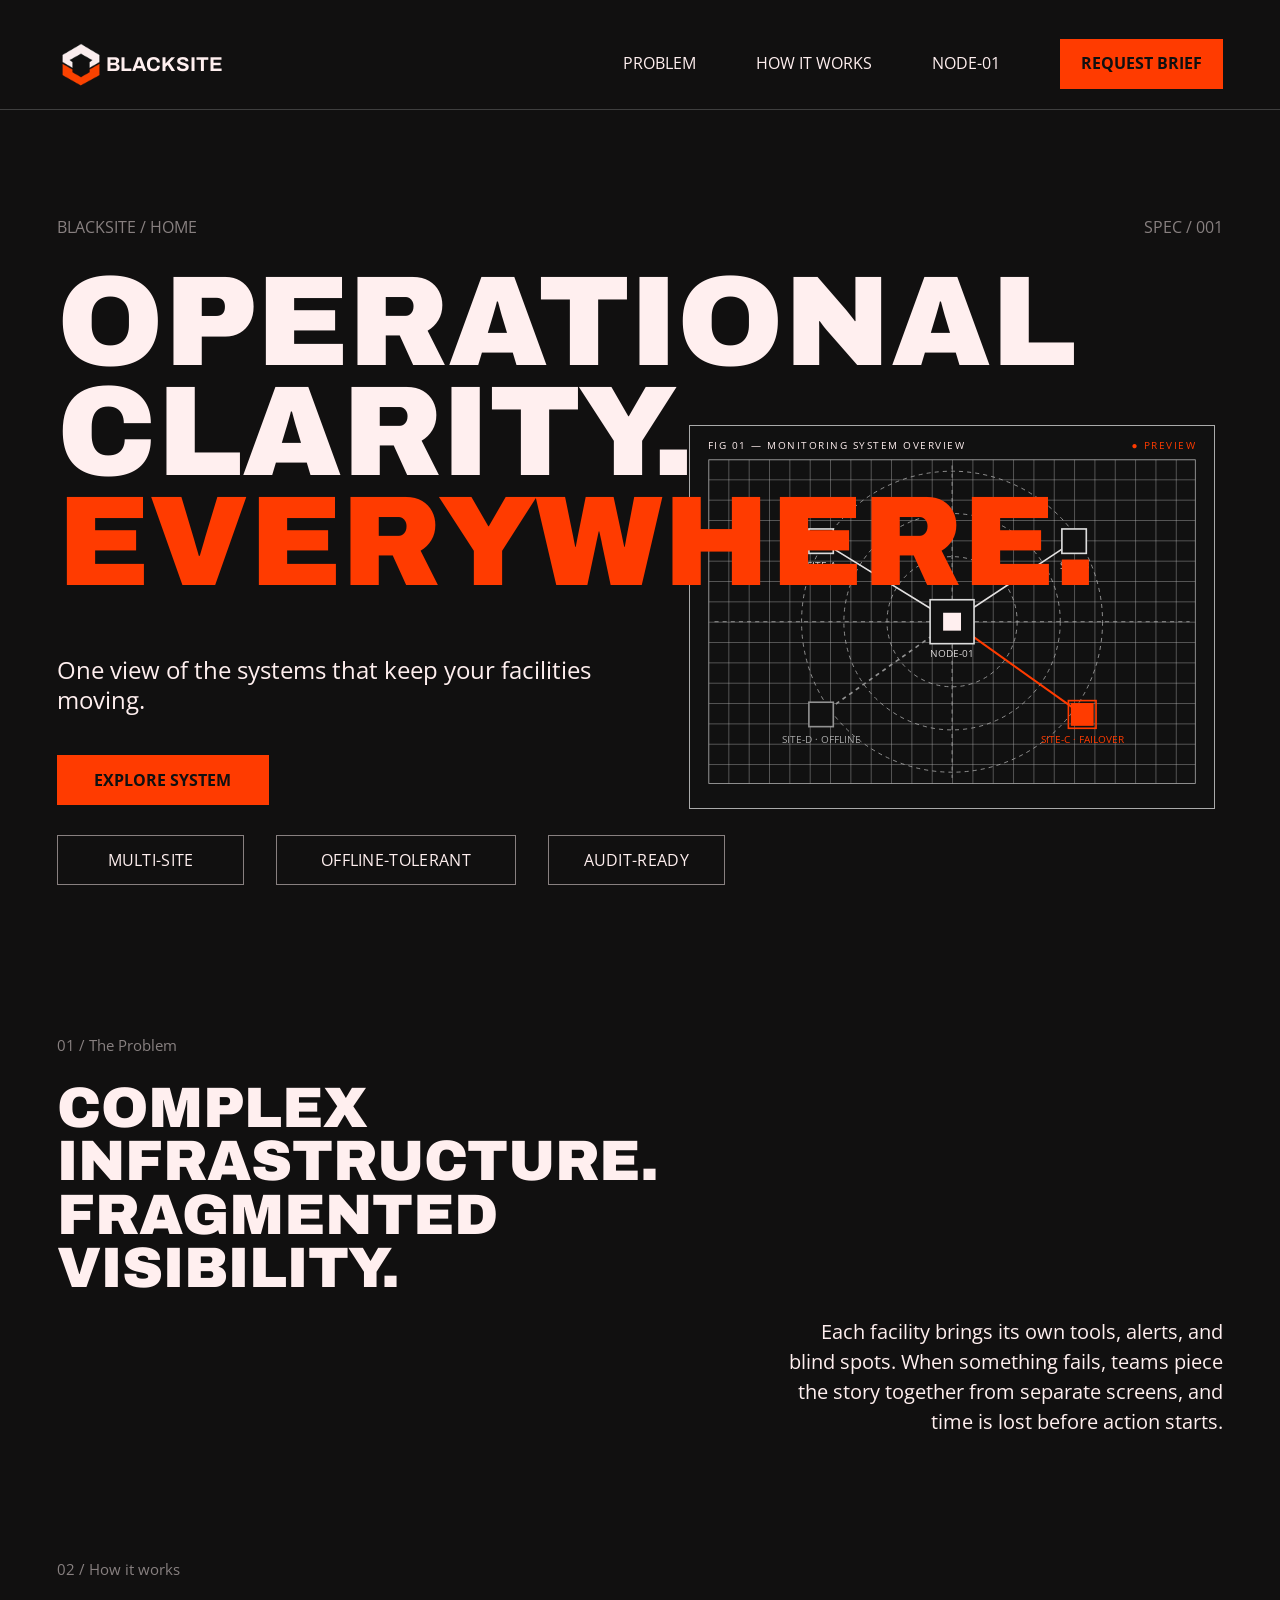
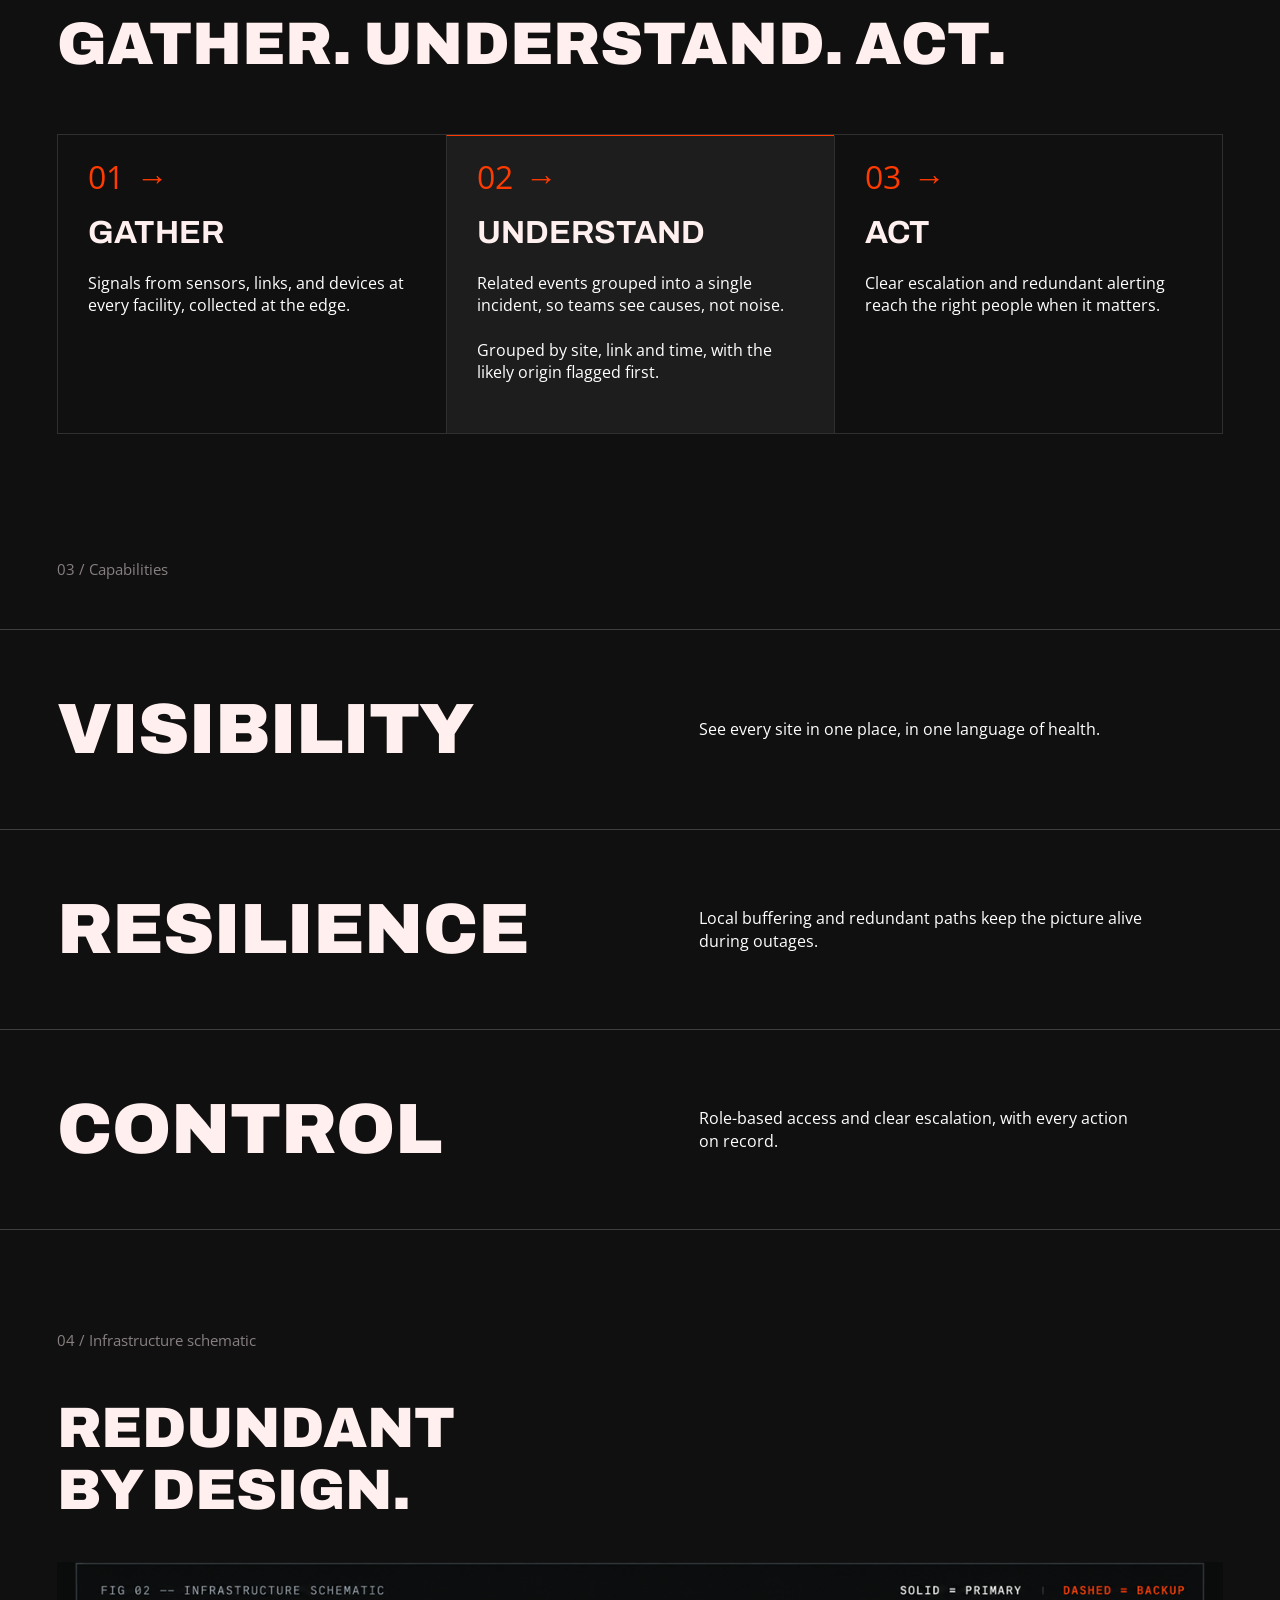
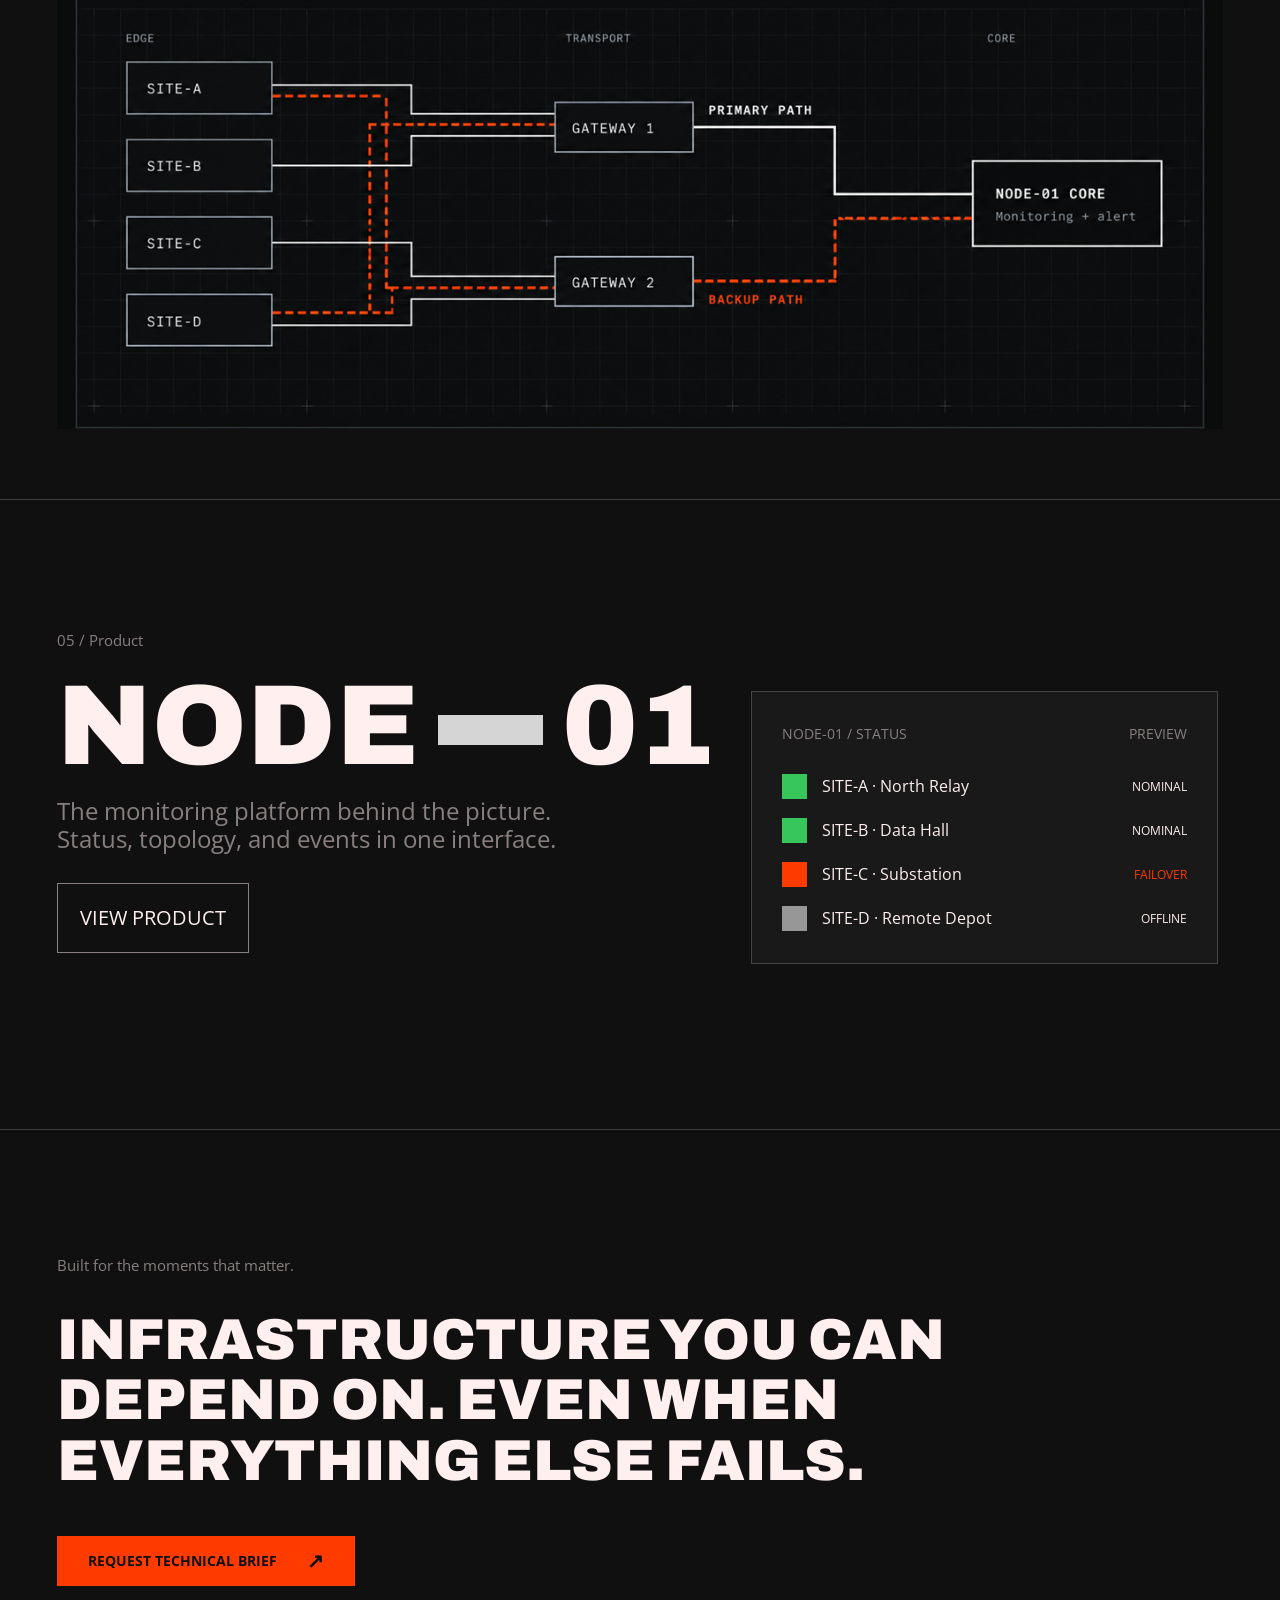
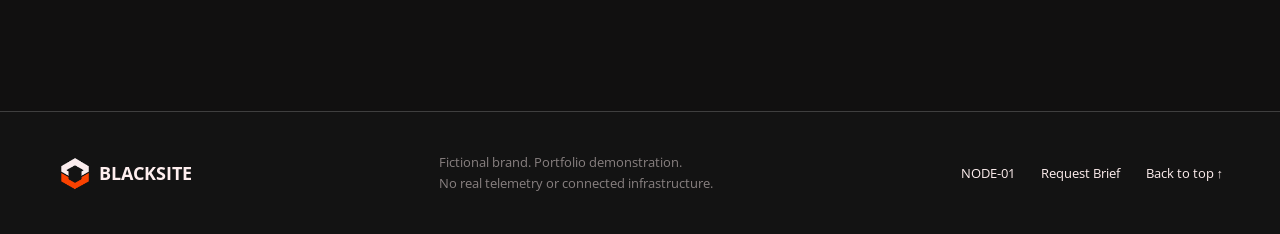
<file: index.html>
<!doctype html>
<html lang="en">
<head>
  <meta charset="utf-8">
  <meta name="viewport" content="width=device-width, initial-scale=1">
  <meta name="theme-color" content="#101010">
  <meta name="description" content="BLACKSITE — operational clarity for distributed infrastructure. Explore NODE-01 in this fictional portfolio demonstration.">
  <title>BLACKSITE — Operational clarity. Everywhere.</title>
  <link rel="preload" href="assets/fonts/archivo-latin.woff2" as="font" type="font/woff2" crossorigin>
  <link rel="preload" href="assets/fonts/open-sans-latin.woff2" as="font" type="font/woff2" crossorigin>
  <link rel="icon" href="assets/logo.png" type="image/png">
  <link rel="stylesheet" href="css/style.css">
  <script src="js/main.js" defer></script>
</head>
<body class="home-page">
  <a class="skip-link" href="#main">Skip to content</a>
  <header class="site-header">
    <div class="container header-inner">
      <a class="brand" href="index.html" aria-label="BLACKSITE home"><img src="assets/logo.png" width="44" height="44" alt=""><span>BLACKSITE</span></a>
      <button class="menu-toggle" type="button" aria-expanded="false" aria-controls="primary-nav"><span>Menu</span><span class="menu-icon" aria-hidden="true"></span></button>
      <nav class="site-nav" id="primary-nav" aria-label="Main navigation">
        <a href="#problem">Problem</a><a href="#how-it-works">How It Works</a><a href="node-01.html">NODE-01</a><a class="button button-small" href="node-01.html#inquiry">Request Brief</a>
      </nav>
    </div>
  </header>
  <main id="main">
    <section class="home-hero container" aria-labelledby="hero-heading">
      <div class="section-meta"><span>BLACKSITE / HOME</span><span>SPEC / 001</span></div>
      <h1 class="hero-title load-reveal" id="hero-heading">OPERATIONAL<br>CLARITY.<br><span>EVERYWHERE.</span></h1>
      <div class="hero-copy load-reveal">
        <p>One view of the systems that keep your facilities moving.</p>
        <a class="button" href="#how-it-works">Explore System</a>
        <ul class="hero-traits" aria-label="System capabilities"><li>Multi-site</li><li>Offline-tolerant</li><li>Audit-ready</li></ul>
      </div>
      <figure class="hero-graphic load-reveal" aria-label="Illustrative monitoring system overview">
        <div class="diagram-caption"><span>FIG 01 — MONITORING SYSTEM OVERVIEW</span><span class="accent">● PREVIEW</span></div>
        <svg class="hero-diagram-desktop" viewBox="0 0 600 400" role="img" aria-labelledby="hero-diagram-title hero-diagram-desc">
          <title id="hero-diagram-title">NODE-01 monitoring four facilities</title>
          <desc id="hero-diagram-desc">Sites A and B are nominal, Site C uses the orange failover route, and Site D is offline. Fictional system illustration.</desc>
          <defs><pattern id="hero-grid" width="25" height="25" patternUnits="userSpaceOnUse"><path d="M 25 0 L 0 0 0 25" fill="none" stroke="#b3b3b3" stroke-width="1"/></pattern></defs>
          <rect x="1" y="1" width="598" height="398" fill="url(#hero-grid)" stroke="#aaa"/>
          <g fill="none" stroke="#aaa" stroke-dasharray="5 5"><circle cx="300" cy="200" r="185"/><circle cx="300" cy="200" r="133"/><circle cx="300" cy="200" r="80"/><path d="M300 8V392M8 200H592"/></g>
          <g fill="none" stroke="#e3e1e1" stroke-width="2"><path d="M300 200 139 101M300 200 450 101"/><path d="M300 200 139 314" stroke="#929292" stroke-dasharray="5 5"/><path d="M300 200 460 314" stroke="#ff3b00" stroke-width="2.5"/></g>
          <g fill="#111" stroke="#ddd" stroke-width="2"><rect x="124" y="86" width="30" height="30"/><rect x="435" y="86" width="30" height="30"/><rect x="124" y="299" width="30" height="30" stroke="#929292"/><rect x="273" y="173" width="54" height="54"/><rect x="447" y="301" width="26" height="26" fill="#ff3b00" stroke="#ff3b00"/></g>
          <rect x="289" y="189" width="22" height="22" fill="#ffefef"/><rect x="443" y="297" width="34" height="34" fill="none" stroke="#ff3b00" stroke-width="2"/>
          <g class="svg-label" text-anchor="middle" fill="#d9d6d6"><text x="139" y="135">SITE-A</text><text x="450" y="135">SITE-B</text><text x="300" y="243">NODE-01</text><text x="139" y="349" fill="#aaa">SITE-D · OFFLINE</text><text x="460" y="349" fill="#ff3b00">SITE-C · FAILOVER</text></g>
        </svg>
        <svg class="hero-diagram-mobile" viewBox="0 0 320 310" role="img" aria-labelledby="hero-mobile-title">
          <title id="hero-mobile-title">NODE-01: Site A and B nominal, Site C failover, Site D offline. Illustrative preview.</title>
          <defs><pattern id="hero-mobile-grid" width="20" height="20" patternUnits="userSpaceOnUse"><path d="M20 0H0V20" fill="none" stroke="#454545" stroke-width=".6"/></pattern></defs>
          <rect x="1" y="1" width="318" height="308" fill="url(#hero-mobile-grid)" stroke="#777"/>
          <g fill="none" stroke="#626262" stroke-dasharray="4 5"><circle cx="160" cy="145" r="100"/><circle cx="160" cy="145" r="65"/></g>
          <g fill="none" stroke="#ddd" stroke-width="1.5"><path d="M160 145 62 55M160 145 258 55"/><path d="M160 145 62 240" stroke="#858585" stroke-dasharray="4 4"/><path d="M160 145 258 240" stroke="#ff3b00" stroke-width="2"/></g>
          <g fill="#111" stroke="#ddd" stroke-width="1.5"><rect x="50" y="43" width="24" height="24"/><rect x="246" y="43" width="24" height="24"/><rect x="50" y="228" width="24" height="24" stroke="#858585"/><rect x="140" y="125" width="40" height="40"/><rect x="246" y="228" width="24" height="24" fill="#ff3b00" stroke="#ff3b00"/></g>
          <rect x="152" y="137" width="16" height="16" fill="#ffefef"/>
          <g fill="#ddd" text-anchor="middle" font-family="Open Sans,Arial,sans-serif" font-size="16"><text x="62" y="30">SITE-A</text><text x="258" y="30">SITE-B</text><text x="160" y="189">NODE-01</text><text x="62" y="277">SITE-D</text><text x="258" y="277" fill="#ff3b00">SITE-C</text></g>
        </svg>
      </figure>
    </section>

    <section class="problem-section container section-space" id="problem" aria-labelledby="problem-heading">
      <p class="eyebrow reveal">01 / The Problem</p>
      <div class="problem-grid">
        <h2 class="section-title reveal" id="problem-heading">COMPLEX<br>INFRASTRUCTURE.<br>FRAGMENTED<br>VISIBILITY.</h2>
        <p class="problem-copy reveal">Each facility brings its own tools, alerts, and blind spots. When something fails, teams piece the story together from separate screens, and time is lost before action starts.</p>
      </div>
    </section>

    <section class="how-section container section-space" id="how-it-works" aria-labelledby="how-heading">
      <p class="eyebrow reveal">02 / How it works</p>
      <h2 class="section-title reveal" id="how-heading">GATHER. UNDERSTAND. ACT.</h2>
      <ol class="process-grid">
        <li class="process-step reveal" tabindex="0"><span class="step-number">01 <span aria-hidden="true">→</span></span><h3>GATHER</h3><p>Signals from sensors, links, and devices at every facility, collected at the edge.</p></li>
        <li class="process-step reveal" tabindex="0"><span class="step-number">02 <span aria-hidden="true">→</span></span><h3>UNDERSTAND</h3><p>Related events grouped into a single incident, so teams see causes, not noise.</p><p>Grouped by site, link and time, with the likely origin flagged first.</p></li>
        <li class="process-step reveal" tabindex="0"><span class="step-number">03 <span aria-hidden="true">→</span></span><h3>ACT</h3><p>Clear escalation and redundant alerting reach the right people when it matters.</p></li>
      </ol>
    </section>

    <section class="capabilities-section section-space" aria-labelledby="capabilities-heading">
      <div class="container"><h2 class="eyebrow reveal" id="capabilities-heading">03 / Capabilities</h2></div>
      <dl class="capability-list">
        <div class="capability-row"><div class="container editorial-row reveal"><dt>VISIBILITY</dt><dd>See every site in one place, in one language of health.</dd></div></div>
        <div class="capability-row"><div class="container editorial-row reveal"><dt>RESILIENCE</dt><dd>Local buffering and redundant paths keep the picture alive during outages.</dd></div></div>
        <div class="capability-row"><div class="container editorial-row reveal"><dt>CONTROL</dt><dd>Role-based access and clear escalation, with every action on record.</dd></div></div>
      </dl>
    </section>

    <section class="infrastructure-section container section-space" aria-labelledby="infrastructure-heading">
      <p class="eyebrow reveal">04 / Infrastructure schematic</p>
      <h2 class="section-title reveal" id="infrastructure-heading">REDUNDANT<br>BY DESIGN.</h2>
      <figure class="infrastructure-figure reveal">
        <picture><source media="(max-width: 760px)" srcset="assets/graphics/infrastructure-mobile.svg"><img src="assets/graphics/infrastructure-schematic.png" width="1280" height="529" loading="lazy" decoding="async" alt="Infrastructure schematic: four facilities connect through Gateway 1 and Gateway 2 to the NODE-01 monitoring core. Solid white lines show primary routes; dashed orange lines show backup routes."></picture>
        <figcaption class="visually-hidden">Primary and backup paths connect the edge to the monitoring core. Illustrative architecture.</figcaption>
      </figure>
    </section>

    <section class="product-intro section-space" aria-labelledby="product-heading">
      <div class="container product-intro-grid">
        <div class="reveal"><p class="eyebrow">05 / Product</p><h2 class="product-intro-title" id="product-heading">NODE<span class="node-dash">—</span>01</h2><p class="product-intro-copy">The monitoring platform behind the picture.<br>Status, topology, and events in one interface.</p><a class="button button-outline" href="node-01.html">View Product</a></div>
        <div class="compact-preview reveal" data-ui aria-label="NODE-01 illustrative status preview">
          <div class="compact-preview-heading"><span>NODE-01 / STATUS</span><span>PREVIEW</span></div>
          <ul class="compact-status-list"><li><span class="status-square nominal" aria-hidden="true"></span><span>SITE-A · North Relay</span><span class="status-word">NOMINAL</span></li><li><span class="status-square nominal" aria-hidden="true"></span><span>SITE-B · Data Hall</span><span class="status-word">NOMINAL</span></li><li><span class="status-square failover" aria-hidden="true"></span><span>SITE-C · Substation</span><span class="status-word accent">FAILOVER</span></li><li><span class="status-square offline" aria-hidden="true"></span><span>SITE-D · Remote Depot</span><span class="status-word">OFFLINE</span></li></ul>
        </div>
      </div>
    </section>

    <section class="final-cta container section-space" aria-labelledby="cta-heading">
      <p class="eyebrow reveal">Built for the moments that matter.</p>
      <h2 class="section-title reveal" id="cta-heading">INFRASTRUCTURE YOU CAN <br>DEPEND ON. EVEN WHEN <br>EVERYTHING ELSE FAILS.</h2>
      <a class="button reveal" href="node-01.html#inquiry">Request Technical Brief <span class="button-arrow" aria-hidden="true">↗</span></a>
    </section>
  </main>
  <footer class="site-footer"><div class="container footer-inner"><a class="brand" href="index.html" aria-label="BLACKSITE home"><img src="assets/logo.png" width="36" height="36" alt=""><span>BLACKSITE</span></a><p>Fictional brand. Portfolio demonstration.<br>No real telemetry or connected infrastructure.</p><nav aria-label="Footer navigation"><a href="node-01.html">NODE-01</a><a href="node-01.html#inquiry">Request Brief</a><a href="#main">Back to top ↑</a></nav></div></footer>
</body>
</html>
</file>
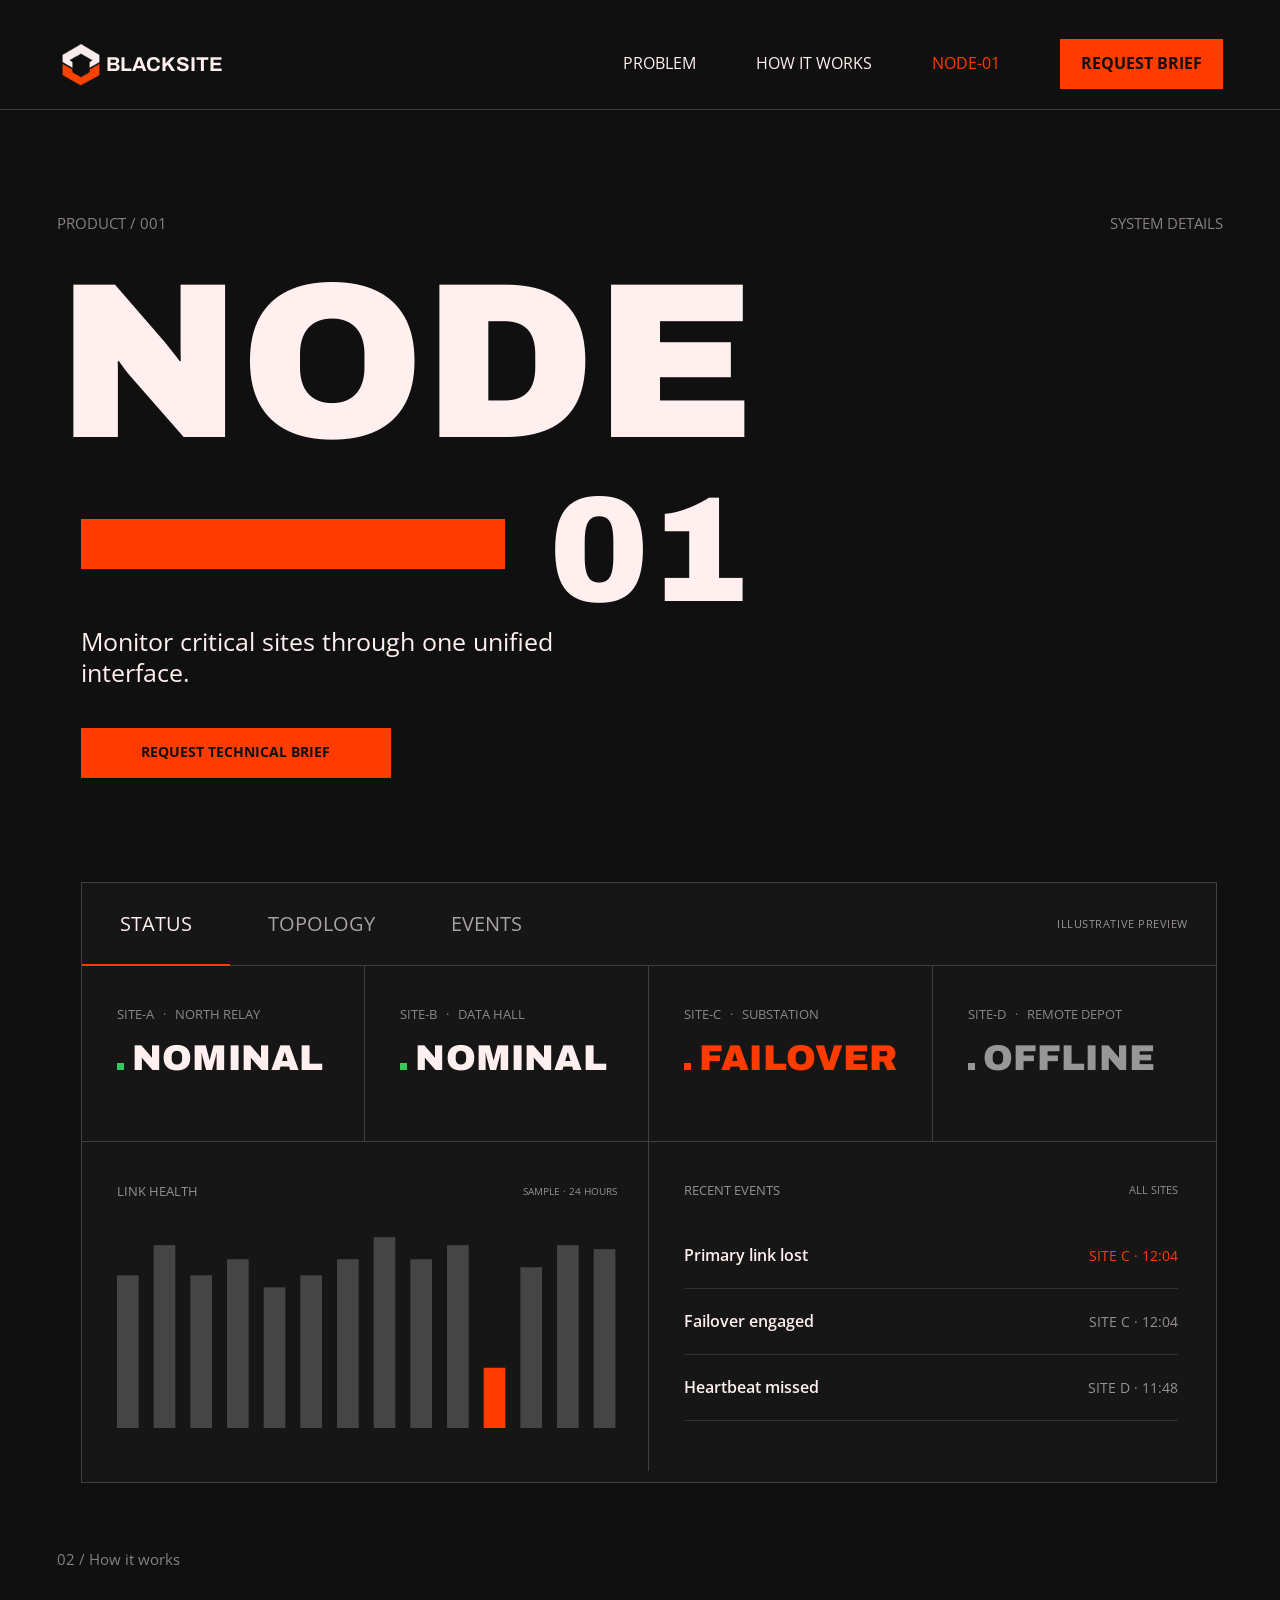
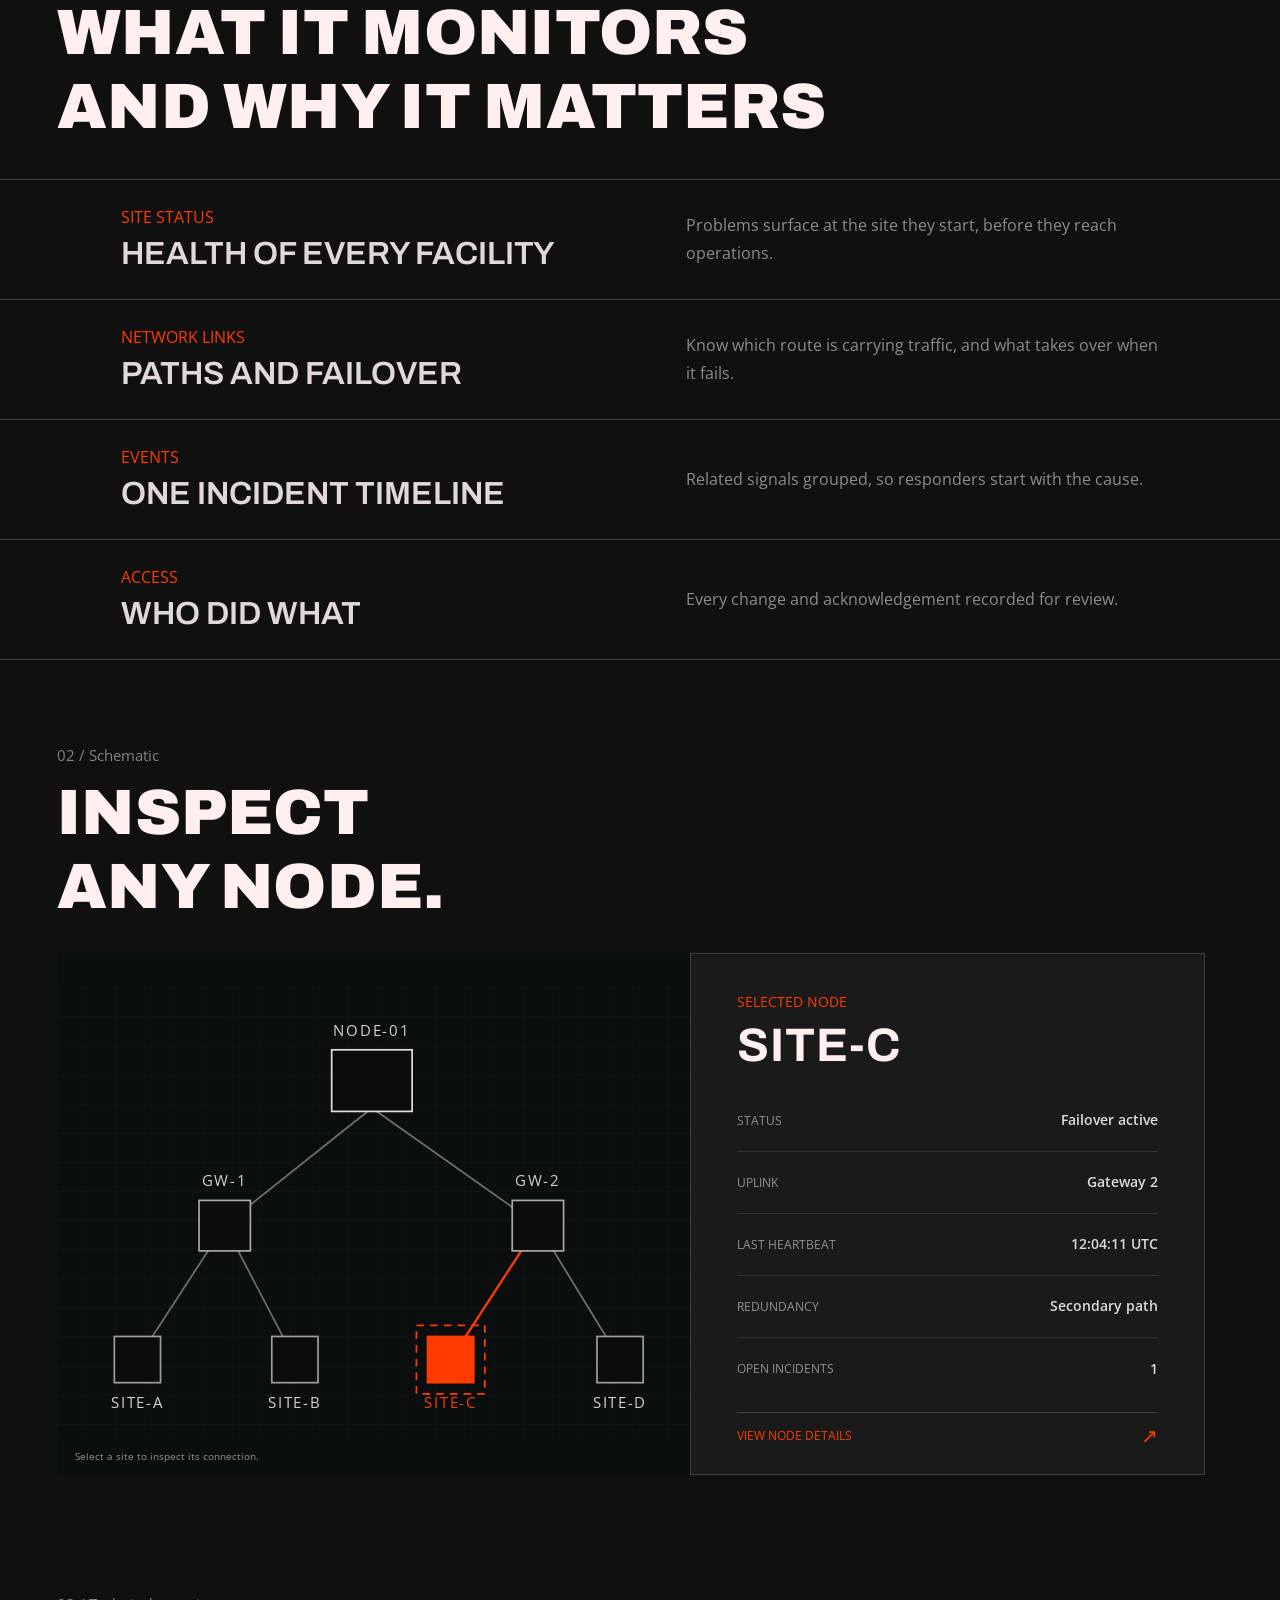
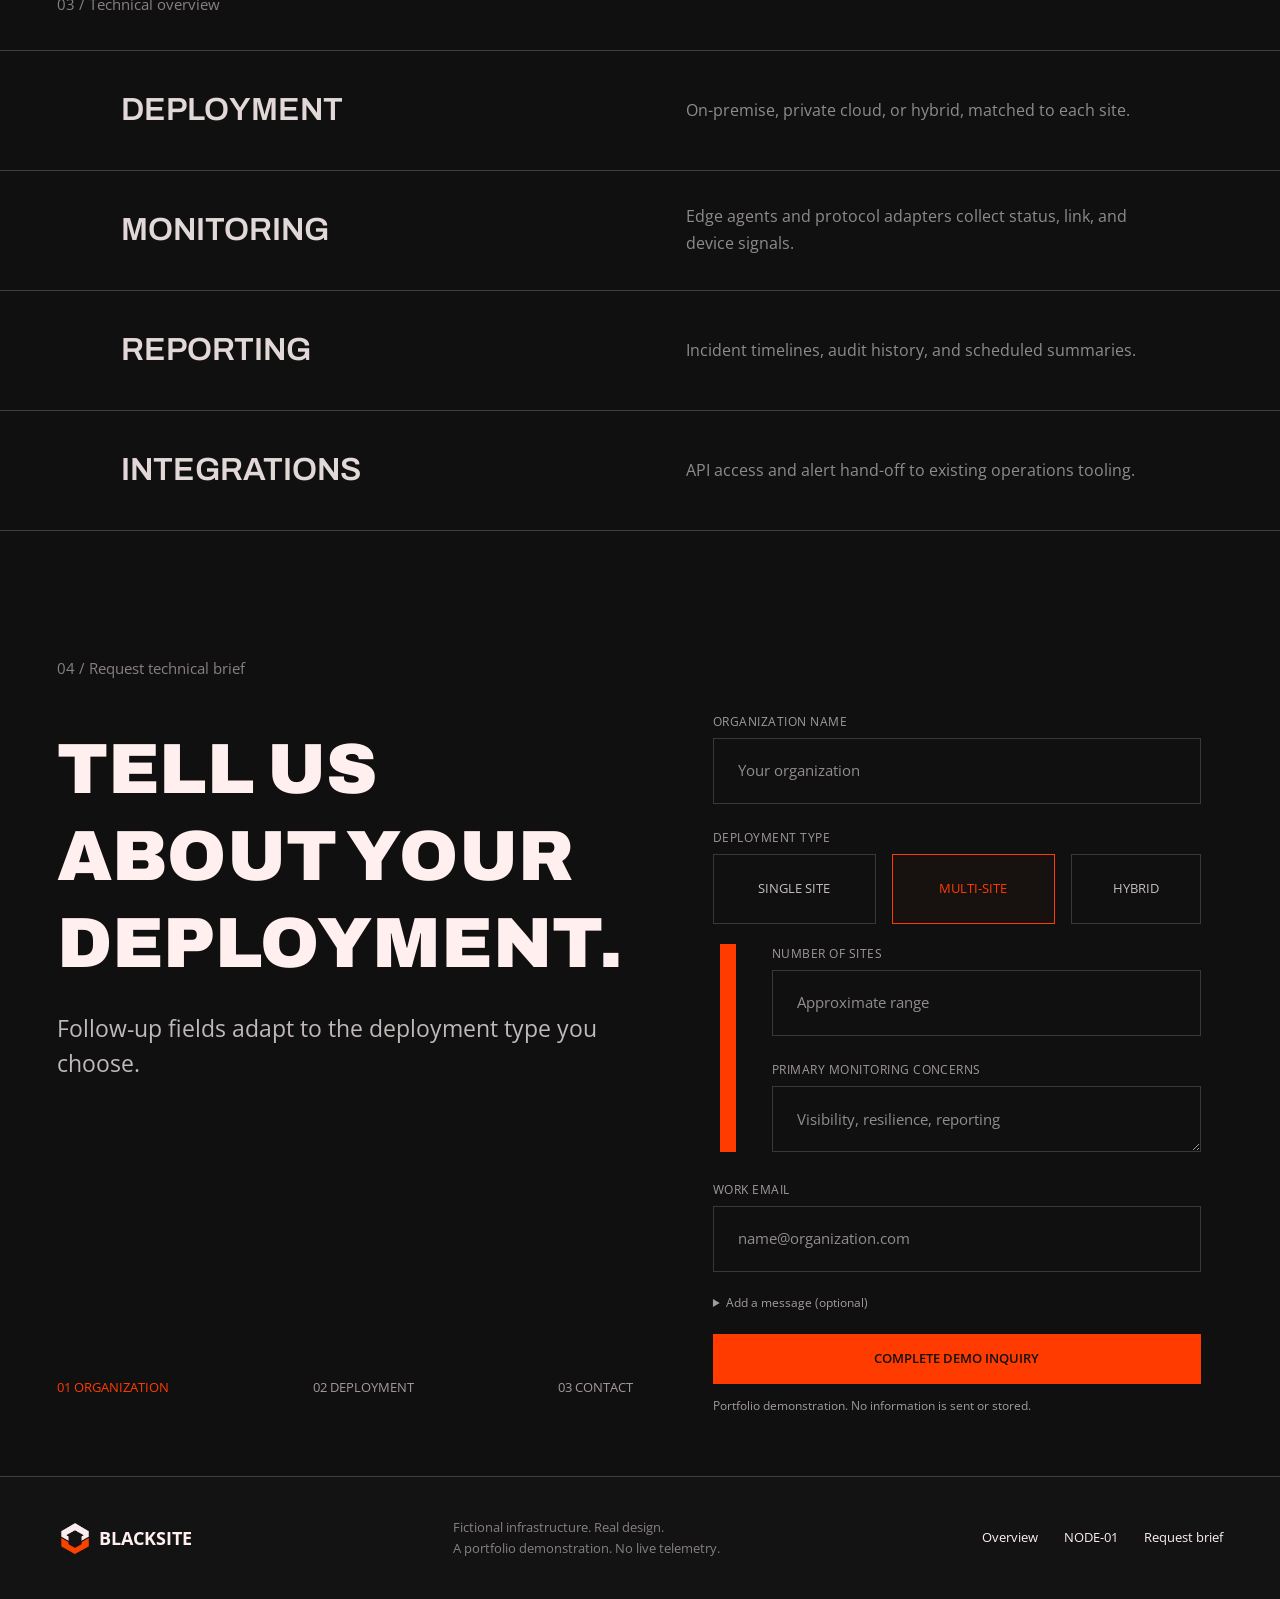
<file: node-01.html>
<!doctype html>
<html lang="en">
<head>
  <meta charset="utf-8">
  <meta name="viewport" content="width=device-width, initial-scale=1">
  <meta name="description" content="Explore NODE-01, BLACKSITE’s fictional infrastructure monitoring platform. Inspect sample site status, network topology, and incident events.">
  <meta name="theme-color" content="#101010">
  <title>NODE-01 — BLACKSITE</title>
  <link rel="preload" href="assets/fonts/archivo-latin.woff2" as="font" type="font/woff2" crossorigin>
  <link rel="preload" href="assets/fonts/open-sans-latin.woff2" as="font" type="font/woff2" crossorigin>
  <link rel="icon" type="image/png" href="assets/logo.png">
  <link rel="stylesheet" href="css/style.css">
  <link rel="stylesheet" href="css/product.css">
  <script src="js/main.js" defer></script>
  <script src="js/product.js" defer></script>
</head>
<body class="product-page">
  <a class="skip-link" href="#main">Skip to content</a>
  <header class="site-header">
    <div class="container header-inner">
      <a class="brand" href="index.html" aria-label="BLACKSITE home"><img src="assets/logo.png" alt="" width="44" height="44"><span>BLACKSITE</span></a>
      <button class="menu-toggle" type="button" aria-controls="primary-nav" aria-expanded="false"><span>Menu</span><span class="menu-icon" aria-hidden="true"></span></button>
      <nav class="site-nav" id="primary-nav" aria-label="Main navigation">
        <a href="index.html#problem">Problem</a>
        <a href="index.html#how-it-works">How It Works</a>
        <a href="node-01.html" aria-current="page">NODE-01</a>
        <a class="button button-small" href="#inquiry">Request Brief</a>
      </nav>
    </div>
  </header>

  <main id="main">
    <section class="product-hero container" aria-labelledby="product-title">
      <div class="product-kicker"><p class="eyebrow">Product / 001</p><p class="eyebrow">System details</p></div>
      <div class="product-hero-copy reveal">
        <h1 class="product-title" id="product-title" aria-label="NODE-01"><span class="product-title-word" aria-hidden="true">NODE</span><span class="product-title-code" aria-hidden="true"><span class="product-title-dash"></span><span>01</span></span></h1>
        <p class="product-hero-description">Monitor critical sites through one unified<br class="desktop-break"> interface.</p>
        <a class="button product-brief-button" href="#inquiry">Request technical brief</a>
      </div>

      <div class="dashboard reveal" aria-labelledby="dashboard-title">
        <h2 class="visually-hidden" id="dashboard-title">NODE-01 illustrative system preview</h2>
        <div class="dashboard-toolbar">
          <div class="dashboard-tabs" role="tablist" aria-label="System preview" aria-orientation="horizontal">
            <button class="dashboard-tab" type="button" role="tab" id="status-tab" aria-controls="status-panel" aria-selected="true" tabindex="0">Status</button>
            <button class="dashboard-tab" type="button" role="tab" id="topology-tab" aria-controls="topology-panel" aria-selected="false" tabindex="-1">Topology</button>
            <button class="dashboard-tab" type="button" role="tab" id="events-tab" aria-controls="events-panel" aria-selected="false" tabindex="-1">Events</button>
          </div>
          <span class="dashboard-demo-label">Illustrative preview</span>
        </div>

        <div class="dashboard-panel" id="status-panel" role="tabpanel" aria-labelledby="status-tab" tabindex="0">
          <div class="facility-grid">
            <article class="facility-status"><h3>Site-A <span>·</span> North Relay</h3><p class="state state-nominal"><span aria-hidden="true"></span>Nominal</p></article>
            <article class="facility-status"><h3>Site-B <span>·</span> Data Hall</h3><p class="state state-nominal"><span aria-hidden="true"></span>Nominal</p></article>
            <article class="facility-status"><h3>Site-C <span>·</span> Substation</h3><p class="state state-failover"><span aria-hidden="true"></span>Failover</p></article>
            <article class="facility-status"><h3>Site-D <span>·</span> Remote Depot</h3><p class="state state-offline"><span aria-hidden="true"></span>Offline</p></article>
          </div>
          <div class="dashboard-bottom">
            <figure class="link-health">
              <figcaption>Link health <span>Sample · 24 hours</span></figcaption>
              <svg viewBox="0 0 600 220" role="img" aria-labelledby="health-chart-title health-chart-description" preserveAspectRatio="none">
                <title id="health-chart-title">Sample link health over 24 hours</title>
                <desc id="health-chart-description">Availability is mostly high, with a brief interruption at Site C before traffic recovers over the backup route. These are illustrative values.</desc>
                <g fill="currentColor"><rect x="0" y="68" width="26" height="152"/><rect x="44" y="38" width="26" height="182"/><rect x="88" y="68" width="26" height="152"/><rect x="132" y="52" width="26" height="168"/><rect x="176" y="80" width="26" height="140"/><rect x="220" y="68" width="26" height="152"/><rect x="264" y="52" width="26" height="168"/><rect x="308" y="30" width="26" height="190"/><rect x="352" y="52" width="26" height="168"/><rect x="396" y="38" width="26" height="182"/><rect x="440" y="160" width="26" height="60" fill="#ff3b00"/><rect x="484" y="60" width="26" height="160"/><rect x="528" y="38" width="26" height="182"/><rect x="572" y="42" width="26" height="178"/></g>
              </svg>
            </figure>
            <div class="recent-events"><div class="dashboard-heading"><h3>Recent events</h3><span>All sites</span></div><ol class="event-list"><li><span>Primary link lost</span><span class="event-alert">Site C · 12:04</span></li><li><span>Failover engaged</span><span>Site C · 12:04</span></li><li><span>Heartbeat missed</span><span>Site D · 11:48</span></li></ol></div>
          </div>
        </div>

        <div class="dashboard-panel dashboard-topology-panel" id="topology-panel" role="tabpanel" aria-labelledby="topology-tab" tabindex="0" hidden>
          <div class="preview-topology-heading"><h3>Network topology</h3><p>Illustrative network · 4 sites / 2 gateways</p></div>
          <svg class="preview-topology preview-topology-desktop" viewBox="0 0 1000 270" role="img" aria-labelledby="preview-topology-title preview-topology-desc">
            <title id="preview-topology-title">Sample NODE-01 network topology</title><desc id="preview-topology-desc">NODE-01 connects through Gateway 1 to nominal sites A and B, and through Gateway 2 to Site C on failover and Site D offline.</desc>
            <g fill="none" stroke="#6a6c6d" stroke-width="2"><path d="M500 58V90H260V130M500 90H740V130M260 170V196H140V222M260 196H380V222M740 170V196H860V222"/><path class="topology-backup-path" d="M740 170V196H620V222" stroke="#ff3b00" stroke-dasharray="7 5"/></g>
            <g class="preview-topology-box"><rect x="430" y="13" width="140" height="45"/><rect x="190" y="130" width="140" height="40"/><rect x="670" y="130" width="140" height="40"/></g>
            <g class="preview-topology-label"><text x="500" y="42">NODE-01</text><text x="260" y="156">GATEWAY 1</text><text x="740" y="156">GATEWAY 2</text><text x="140" y="247">SITE-A</text><text x="380" y="247">SITE-B</text><text class="preview-orange" x="620" y="247">SITE-C</text><text class="preview-offline" x="860" y="247">SITE-D</text></g>
            <g><circle cx="140" cy="222" r="5" fill="#36c65b"/><circle cx="380" cy="222" r="5" fill="#36c65b"/><circle cx="620" cy="222" r="5" fill="#ff3b00"/><circle cx="860" cy="222" r="5" fill="#979797"/></g>
          </svg>
          <svg class="preview-topology-mobile" viewBox="0 0 360 320" role="img" aria-labelledby="mobile-topology-title mobile-topology-desc">
            <title id="mobile-topology-title">Sample network topology</title><desc id="mobile-topology-desc">NODE-01 connects to two gateways. Sites A and B are nominal, Site C is using failover, and Site D is offline.</desc>
            <g fill="none" stroke="#6a6c6d" stroke-width="2"><path d="M180 52V75H95V100M180 75H265V100M95 140V190H45V235M95 190H125V235M265 140V190H315V235"/><path d="M265 140V190H235V235" stroke="#ff3b00" stroke-dasharray="6 4"/></g>
            <g class="preview-topology-box"><rect x="125" y="10" width="110" height="42"/><rect x="40" y="100" width="110" height="40"/><rect x="210" y="100" width="110" height="40"/></g>
            <g class="mobile-topology-label"><text x="180" y="37">NODE-01</text><text x="95" y="126">GATEWAY 1</text><text x="265" y="126">GATEWAY 2</text><text x="45" y="270">SITE-A</text><text x="125" y="270">SITE-B</text><text x="235" y="270" fill="#ff3b00">SITE-C</text><text x="315" y="270">SITE-D</text><text x="45" y="296" fill="#a4a2a2">NOMINAL</text><text x="125" y="296" fill="#a4a2a2">NOMINAL</text><text x="235" y="296" fill="#ff3b00">FAILOVER</text><text x="315" y="296" fill="#979797">OFFLINE</text></g>
            <circle cx="45" cy="235" r="6" fill="#36c65b"/><circle cx="125" cy="235" r="6" fill="#36c65b"/><circle cx="235" cy="235" r="6" fill="#ff3b00"/><circle cx="315" cy="235" r="6" fill="#979797"/>
          </svg>
          <p class="topology-preview-caption">Site C is using its secondary path. Site D has missed its last scheduled heartbeat.</p>
        </div>

        <div class="dashboard-panel expanded-events" id="events-panel" role="tabpanel" aria-labelledby="events-tab" tabindex="0" hidden>
          <div class="preview-topology-heading"><h3>Incident timeline</h3><p>Illustrative events · 18 Oct 2026 · UTC</p></div>
          <ol class="expanded-event-list">
            <li><time datetime="2026-10-18T12:04:11Z">12:04:11</time><span class="event-site event-alert">Site C</span><div><strong>Secondary route confirmed</strong><p>Gateway 2 is carrying buffered signals over the backup uplink.</p></div><span class="event-type">Failover</span></li>
            <li><time datetime="2026-10-18T12:04:08Z">12:04:08</time><span class="event-site event-alert">Site C</span><div><strong>Primary link lost</strong><p>Related link alerts grouped into incident INC-0042.</p></div><span class="event-type">Incident</span></li>
            <li><time datetime="2026-10-18T11:48:06Z">11:48:06</time><span class="event-site">Site D</span><div><strong>Heartbeat missed</strong><p>Remote Depot is offline. Its last received signals remain available.</p></div><span class="event-type">Offline</span></li>
            <li><time datetime="2026-10-18T11:32:00Z">11:32:00</time><span class="event-site">Site B</span><div><strong>Scheduled health check passed</strong><p>Data Hall reported normal device and network availability.</p></div><span class="event-type">Nominal</span></li>
          </ol>
        </div>
      </div>
    </section>

    <section class="monitor-section" aria-labelledby="monitor-title">
      <div class="container monitor-heading reveal"><p class="eyebrow">02 / How it works</p><h2 class="section-title" id="monitor-title">What it monitors<br>and why it matters</h2></div>
      <div class="product-editorial-rows">
        <article class="product-editorial-row"><div class="container product-row-inner"><div><p class="feature-label">Site status</p><h3>Health of every facility</h3></div><p>Problems surface at the site they start, before they reach operations.</p></div></article>
        <article class="product-editorial-row"><div class="container product-row-inner"><div><p class="feature-label">Network links</p><h3>Paths and failover</h3></div><p>Know which route is carrying traffic, and what takes over when it fails.</p></div></article>
        <article class="product-editorial-row"><div class="container product-row-inner"><div><p class="feature-label">Events</p><h3>One incident timeline</h3></div><p>Related signals grouped, so responders start with the cause.</p></div></article>
        <article class="product-editorial-row"><div class="container product-row-inner"><div><p class="feature-label">Access</p><h3>Who did what</h3></div><p>Every change and acknowledgement recorded for review.</p></div></article>
      </div>
    </section>

    <section class="inspector-section container" aria-labelledby="inspect-title">
      <div class="reveal"><p class="eyebrow">02 / Schematic</p><h2 class="section-title" id="inspect-title">Inspect<br>any node.</h2></div>
      <div class="node-inspector reveal">
        <div class="node-diagram-wrap">
          <svg class="node-diagram" viewBox="0 0 740 530" role="group" aria-labelledby="inspector-diagram-title inspector-diagram-desc">
            <title id="inspector-diagram-title">Inspect the NODE-01 sample network</title><desc id="inspector-diagram-desc">Select Site A, B, C, or D to inspect its status. Site C is selected initially. Use Tab to reach each site and Enter or Space to select it.</desc>
            <defs><pattern id="node-grid" width="34" height="34" patternUnits="userSpaceOnUse"><path d="M34 0H0V34" fill="none" stroke="#202627" stroke-width="1"/></pattern></defs>
            <rect class="diagram-background" width="740" height="530" fill="url(#node-grid)"/>
            <g class="diagram-paths"><path data-gateway="1" d="M368 141L196 278"/><path class="is-selected" data-gateway="2" d="M368 141L562 278"/><path data-site-path="A" d="M196 278L94 435"/><path data-site-path="B" d="M196 278L278 435"/><path data-site-path="C" class="is-selected" d="M562 278L460 435"/><path data-site-path="D" d="M562 278L658 435"/></g>
            <g class="diagram-static-node"><rect x="321" y="73" width="94" height="72"/><text x="368" y="57">NODE-01</text><rect x="166" y="249" width="60" height="59"/><text x="196" y="232">GW-1</text><rect x="532" y="249" width="60" height="59"/><text x="562" y="232">GW-2</text></g>
            <g class="diagram-site" data-site="A" role="button" tabindex="0" aria-label="Inspect Site A, North Relay, nominal" aria-pressed="false"><rect class="diagram-site-hit" x="44" y="390" width="100" height="104"/><rect class="diagram-selection-ring" x="54" y="395" width="80" height="80"/><rect class="diagram-site-box" x="67" y="408" width="54" height="54"/><text x="94" y="492">SITE-A</text></g>
            <g class="diagram-site" data-site="B" role="button" tabindex="0" aria-label="Inspect Site B, Data Hall, nominal" aria-pressed="false"><rect class="diagram-site-hit" x="228" y="390" width="100" height="104"/><rect class="diagram-selection-ring" x="238" y="395" width="80" height="80"/><rect class="diagram-site-box" x="251" y="408" width="54" height="54"/><text x="278" y="492">SITE-B</text></g>
            <g class="diagram-site is-selected" data-site="C" role="button" tabindex="0" aria-label="Inspect Site C, Substation, failover active" aria-pressed="true"><rect class="diagram-site-hit" x="410" y="390" width="100" height="104"/><rect class="diagram-selection-ring" x="420" y="395" width="80" height="80"/><rect class="diagram-site-box" x="433" y="408" width="54" height="54"/><text x="460" y="492">SITE-C</text></g>
            <g class="diagram-site" data-site="D" role="button" tabindex="0" aria-label="Inspect Site D, Remote Depot, offline" aria-pressed="false"><rect class="diagram-site-hit" x="608" y="390" width="100" height="104"/><rect class="diagram-selection-ring" x="618" y="395" width="80" height="80"/><rect class="diagram-site-box" x="631" y="408" width="54" height="54"/><text x="658" y="492">SITE-D</text></g>
          </svg>
          <p class="diagram-instruction">Select a site to inspect its connection.</p>
        </div>
        <div class="node-details">
          <div class="node-detail-content" aria-live="polite" aria-atomic="true"><p class="feature-label">Selected node</p><h3 id="selected-node-name">Site-C</h3><p class="selected-node-facility" id="selected-node-facility">Substation</p><dl class="node-detail-list"><div><dt>Status</dt><dd id="node-status">Failover active</dd></div><div><dt>Uplink</dt><dd id="node-uplink">Gateway 2</dd></div><div><dt>Last heartbeat</dt><dd id="node-heartbeat">12:04:11 UTC</dd></div><div><dt>Redundancy</dt><dd id="node-redundancy">Secondary path</dd></div><div><dt>Open incidents</dt><dd id="node-incidents">1</dd></div></dl></div>
          <button class="node-detail-trigger" id="node-detail-trigger" type="button">View node details <span aria-hidden="true">↗</span></button>
          <noscript><p class="product-noscript">Enable JavaScript to inspect other nodes and open extended details.</p></noscript>
        </div>
      </div>
    </section>

    <section class="technical-section" aria-labelledby="technical-title">
      <div class="container"><h2 class="eyebrow" id="technical-title">03 / Technical overview</h2></div>
      <div class="product-editorial-rows technical-rows">
        <article class="product-editorial-row"><div class="container product-row-inner"><h3>Deployment</h3><p>On-premise, private cloud, or hybrid, matched to each site.</p></div></article>
        <article class="product-editorial-row"><div class="container product-row-inner"><h3>Monitoring</h3><p>Edge agents and protocol adapters collect status, link, and device signals.</p></div></article>
        <article class="product-editorial-row"><div class="container product-row-inner"><h3>Reporting</h3><p>Incident timelines, audit history, and scheduled summaries.</p></div></article>
        <article class="product-editorial-row"><div class="container product-row-inner"><h3>Integrations</h3><p>API access and alert hand-off to existing operations tooling.</p></div></article>
      </div>
    </section>

    <section class="inquiry-section container" id="inquiry" aria-labelledby="inquiry-title">
      <div class="inquiry-copy reveal"><p class="eyebrow">04 / Request technical brief</p><h2 class="section-title" id="inquiry-title">Tell us<br>about your<br>deployment.</h2><p class="inquiry-intro">Follow-up fields adapt to the deployment type you choose.</p><ol class="inquiry-steps" aria-label="Inquiry progress"><li aria-current="step"><button type="button" data-step-target="0"><span class="step-number">01</span> Organization</button></li><li><button type="button" data-step-target="1"><span class="step-number">02</span> Deployment</button></li><li><button type="button" data-step-target="2"><span class="step-number">03</span> Contact</button></li></ol></div>
      <div class="inquiry-form-wrap reveal">
        <form class="inquiry-form" id="inquiry-form">
          <p class="form-step-count visually-hidden" id="form-step-count" aria-live="polite">Organization, step 1 of 3</p>
          <p class="form-error" id="form-error" role="alert" hidden></p>
          <fieldset class="inquiry-step" data-step="0">
            <legend class="visually-hidden">Organization</legend>
            <div class="form-field"><label for="organization">Organization name</label><input id="organization" name="organization" type="text" autocomplete="organization" placeholder="Your organization" maxlength="150" required></div>
          </fieldset>
          <fieldset class="inquiry-step" data-step="1">
            <legend class="visually-hidden">Deployment</legend>
            <fieldset class="deployment-options"><legend>Deployment type</legend><div class="deployment-option-grid"><label><input type="radio" name="deployment" value="single"><span>Single site</span></label><label><input type="radio" name="deployment" value="multi" checked><span>Multi-site</span></label><label><input type="radio" name="deployment" value="hybrid"><span>Hybrid</span></label></div></fieldset>
            <div class="conditional-fields">
              <div class="form-field" id="environment-field"><label for="environment">Deployment environment</label><select id="environment" name="environment"><option value="">Choose an environment</option><option value="on-premise-cloud">On-premise + private cloud</option><option value="on-premise-public">On-premise + public cloud</option><option value="mixed">Multiple environments</option></select></div>
              <div class="form-field" id="sites-field"><label for="sites">Number of sites</label><input id="sites" name="sites" type="number" min="2" max="9999" step="1" inputmode="numeric" placeholder="Approximate range"></div>
              <div class="form-field"><label for="concerns">Primary monitoring concerns</label><textarea id="concerns" name="concerns" rows="1" placeholder="Visibility, resilience, reporting" maxlength="2000" required></textarea></div>
            </div>
            <p class="form-update visually-hidden" id="deployment-update" aria-live="polite"></p>
          </fieldset>
          <fieldset class="inquiry-step" data-step="2">
            <legend class="visually-hidden">Contact</legend>
            <div class="form-field"><label for="email">Work email</label><input id="email" name="email" type="email" autocomplete="email" inputmode="email" placeholder="name@organization.com" maxlength="254" required></div>
            <details class="optional-message"><summary>Add a message <span>(optional)</span></summary><div class="form-field"><label for="message">Additional message</label><textarea id="message" name="message" rows="3" placeholder="Anything else about your deployment" maxlength="3000"></textarea></div></details>
            <div class="form-actions"><button class="button" type="submit" disabled>Complete demo inquiry</button></div>
            <p class="form-context">Portfolio demonstration. No information is sent or stored.</p>
          </fieldset>
          <noscript><p class="product-noscript">This form needs JavaScript for its progressive steps and demo completion. No information will be sent.</p></noscript>
        </form>
        <div class="inquiry-complete" id="inquiry-complete" hidden tabindex="-1"><p class="feature-label">Preview complete</p><h3>Thank you for<br>exploring NODE-01.</h3><p>Demo completed. No information was sent or stored.</p><button class="node-detail-trigger" id="inquiry-restart" type="button">Start again <span aria-hidden="true">↗</span></button></div>
      </div>
    </section>
  </main>

  <footer class="site-footer"><div class="container footer-inner"><a class="brand" href="index.html" aria-label="BLACKSITE home"><img src="assets/logo.png" alt="" width="44" height="44"><span>BLACKSITE</span></a><p>Fictional infrastructure. Real design.<br>A portfolio demonstration. No live telemetry.</p><nav aria-label="Footer navigation"><a href="index.html">Overview</a><a href="node-01.html">NODE-01</a><a href="#inquiry">Request brief</a></nav></div></footer>

  <dialog class="node-modal" id="node-modal" aria-labelledby="node-modal-title" aria-describedby="node-modal-description"><div class="node-modal-header"><p class="feature-label">Illustrative node report</p><button class="modal-close" id="node-modal-close" type="button" aria-label="Close node details" autofocus>×</button></div><h2 id="node-modal-title">Site-C / Substation</h2><p id="node-modal-description">Sample system information. All times are illustrative UTC values.</p><dl class="node-detail-list modal-detail-list" id="modal-node-facts"></dl><div class="node-modal-note"><h3>Incident context</h3><p id="modal-node-context"></p></div><p class="node-modal-footnote">Fictional preview · 18 Oct 2026 · no connected infrastructure</p></dialog>
</body>
</html>
</file>
<file: css/style.css>
/* Shared foundation. Design values follow the supplied BLACKSITE references. */
@font-face {
  font-family:"Archivo";
  src:url("../assets/fonts/archivo-latin.woff2") format("woff2");
  font-style:normal;
  font-weight:100 900;
  font-display:swap;
}

@font-face {
  font-family:"Open Sans";
  src:url("../assets/fonts/open-sans-latin.woff2") format("woff2");
  font-style:normal;
  font-weight:300 800;
  font-display:swap;
}

:root {
  color-scheme:dark;
  --background:#111010;
  --surface:#181818;
  --surface-elevated:#202020;
  --foreground:#ffefef;
  --muted:#888080;
  --accent:#ff3b00;
  --border:#3f3f3f;
  --success:#36c65b;
  --offline:#979797;
  --font:"Open Sans",Arial,Helvetica,sans-serif;
  --display:"Archivo",Arial,Helvetica,sans-serif;
  --container:1312px;
  --gutter:clamp(24px,4.45vw,64px);
  --duration:220ms
}

*,*::before,*::after {
  box-sizing:border-box
}

html {
  scroll-behavior:smooth;
  scroll-padding-top:28px
}

body {
  margin:0;
  background:var(--background);
  color:var(--foreground);
  font-family:var(--font);
  font-size:18px;
  line-height:1.45;
  -webkit-font-smoothing:antialiased
}

h1,h2,h3,p,figure,dl,dd {
  margin:0
}

h1,h2 {
  font-family:var(--display);
  font-weight:900
}

h3 {
  font-family:var(--display);
  font-weight:700
}

a {
  color:inherit;
  text-decoration:none
}

button,input,textarea,select {
  font:inherit
}

button,a,input,textarea,select {
  -webkit-tap-highlight-color:transparent
}

button {
  cursor:pointer
}

img,svg {
  display:block;
  max-width:100%
}

img {
  height:auto
}

button {
  color:inherit
}

::selection {
  background:var(--accent);
  color:#101010
}

[hidden] {
  display:none!important
}

:focus-visible {
  outline:2px solid var(--accent);
  outline-offset:6px
}

.container {
  width:min(var(--container),calc(100% - var(--gutter)*2));
  margin-inline:auto
}

.accent {
  color:var(--accent)
}

.skip-link {
  position:fixed;
  left:16px;
  top:12px;
  padding:12px 20px;
  background:var(--foreground);
  color:var(--background);
  transform:translateY(-180%);
  z-index:100
}

.skip-link:focus {
  transform:translateY(0)
}

.site-header {
  border-bottom:1px solid var(--border)
}

.header-inner {
  height:109px;
  display:flex;
  align-items:center;
  justify-content:space-between;
  gap:32px
}

.brand {
  display:inline-flex;
  align-items:center;
  gap:6px;
  font-size:20px;
  line-height:1;
  font-weight:700;
  flex-shrink:0
}

.brand img {
  width:44px;
  height:44px;
  object-fit:contain
}

.site-nav {
  display:flex;
  align-items:center;
  gap:60px
}

.site-nav>a {
  font-size:14px;
  text-transform:uppercase;
  transition:color var(--duration)
}

.site-nav>a:not(.button):hover,.site-nav>a[aria-current=page] {
  color:var(--accent)
}

.button {
  display:inline-flex;
  align-items:center;
  justify-content:center;
  gap:30px;
  min-height:50px;
  padding:15px 30px;
  background:var(--accent);
  border:1px solid var(--accent);
  border-radius:0;
  color:#101010;
  font-size:14px;
  font-weight:700;
  line-height:1.2;
  text-transform:uppercase;
  transition:background var(--duration),color var(--duration),border-color var(--duration);
  text-align:center
}

.button:hover {
  background:var(--foreground);
  border-color:var(--foreground)
}

.button-small {
  min-height:50px;
  padding:14px 20px
}

.button-arrow {
  font-size:20px;
  line-height:.6;
  transition:transform var(--duration)
}

.button:hover .button-arrow {
  transform:translate(2px,-2px)
}

.button-outline {
  background:transparent;
  color:var(--foreground);
  border-color:#888080;
  font-weight:400
}

.button-outline:hover {
  color:var(--background)
}

.menu-toggle {
  display:none
}

.eyebrow,.section-meta {
  font-family:var(--font);
  font-size:15px;
  font-weight:400;
  color:var(--muted)
}

.eyebrow {
  margin-bottom:34px;
  line-height:1.4
}

.section-title {
  font-size:clamp(38px,4.45vw,64px);
  line-height:.98;
  letter-spacing:-.018em
}

.section-space {
  padding-block:100px
}

.section-meta {
  display:flex;
  justify-content:space-between;
  gap:24px;
  font-size:14px
}

.home-hero {
  position:relative;
  min-height:900px;
  padding-top:106px;
  padding-bottom:112px
}

.hero-title {
  position:relative;
  z-index:1;
  font-size:clamp(70px,8.85vw,127px);
  line-height:.88;
  letter-spacing:-.018em;
  margin-top:35px;
  pointer-events:none
}

.hero-title>span {
  color:var(--accent)
}

.hero-copy {
  margin-top:57px;
  max-width:650px
}

.hero-copy>p {
  max-width:560px;
  font-size:26px;
  line-height:1.15;
  color:var(--foreground);
  margin-bottom:42px
}

.hero-copy>.button {
  min-width:214px
}

.hero-traits {
  display:flex;
  gap:32px;
  list-style:none;
  margin:30px 0 0;
  padding:0
}

.hero-traits>li {
  min-height:50px;
  display:flex;
  justify-content:center;
  align-items:center;
  flex:1;
  border:1px solid #888080;
  font:16px/1.2 var(--font);
  text-transform:uppercase;
  white-space:nowrap;
  padding:10px 15px;
  color:var(--foreground)
}

.hero-graphic {
  position:absolute;
  right:0;
  top:314px;
  width:45.5%;
  padding:13px 18px 18px;
  border:1px solid #8a8484;
  background:#111
}

.diagram-caption {
  display:flex;
  align-items:center;
  justify-content:space-between;
  gap:12px;
  font:10px/1.4 var(--font);
  letter-spacing:.02em;
  margin-bottom:10px
}

.hero-graphic svg {
  width:100%;
  height:auto
}

.svg-label {
  font:12px var(--font)
}

.problem-section {
  padding-top:30px;
  padding-bottom:95px
}

.problem-grid {
  display:grid;
  grid-template-columns:1.15fr 1fr;
  gap:100px;
  min-height:328px
}

.problem-grid .section-title {
  max-width:730px
}

.problem-copy {
  max-width:480px;
  text-align:right;
  justify-self:end;
  align-self:end;
  color:var(--foreground);
  font-size:21px;
  line-height:1.45
}

.how-section {
  padding-top:65px;
  padding-bottom:100px
}

.how-section>.section-title {
  margin-bottom:60px
}

.process-grid {
  display:grid;
  grid-template-columns:repeat(3,1fr);
  margin:0;
  padding:0;
  list-style:none;
  border:1px solid #2f2f2f
}

.process-step {
  padding:32px;
  min-height:300px;
  border-top:1px solid transparent;
  transition:background var(--duration),border-color var(--duration)
}

.process-step+.process-step {
  border-left:1px solid #2f2f2f
}

.process-step:nth-child(2) {
  background:#1d1d1d;
  border-top-color:var(--accent)
}

.process-step:hover,.process-step:focus-visible {
  background:#222;
  border-top-color:var(--accent)
}

.step-number {
  font-size:32px;
  line-height:1;
  color:var(--accent);
  display:flex;
  gap:12px;
  margin-bottom:22px
}

.process-step h3 {
  font-size:30px;
  line-height:1;
  margin-bottom:23px
}

.process-step p {
  font-size:16px;
  color:#fff;
  line-height:1.4;
  max-width:360px
}

.process-step p+p {
  margin-top:22px
}

.capabilities-section {
  padding-top:24px;
  padding-bottom:0
}

.capabilities-section .eyebrow {
  margin-bottom:50px
}

.capability-row {
  border-top:1px solid var(--border)
}

.capability-row:last-child {
  border-bottom:1px solid var(--border)
}

.editorial-row {
  display:grid;
  grid-template-columns:1fr 1fr;
  align-items:center;
  gap:100px;
  min-height:200px;
  padding-block:42px
}

.editorial-row dt {
  font-family:var(--display);
  font-size:clamp(50px,5.56vw,80px);
  line-height:1;
  font-weight:900;
  letter-spacing:-.015em
}

.editorial-row dd {
  max-width:450px;
  font-size:16px;
  line-height:1.4;
  color:#fff
}

.infrastructure-section {
  padding-top:95px;
  padding-bottom:70px
}

.infrastructure-section .section-title {
  margin-bottom:55px
}

.infrastructure-figure {
  padding:0 18px
}

.infrastructure-figure img {
  width:100%;
  height:auto
}

.infrastructure-figure figcaption {
  font-size:13px;
  color:var(--muted);
  margin-top:15px;
  line-height:1.5
}

.product-intro {
  border-top:1px solid var(--border);
  border-bottom:1px solid var(--border);
  padding-top:120px;
  padding-bottom:135px
}

.product-intro-grid {
  display:grid;
  grid-template-columns:1.35fr 1fr;
  gap:40px;
  align-items:center
}

.product-intro .eyebrow {
  margin-bottom:32px
}

.product-intro-title {
  font-size:clamp(65px,8.6vw,124px);
  line-height:1;
  letter-spacing:-.02em;
  white-space:nowrap
}

.node-dash {
  color:#d5d5d5;
  margin-inline:.08em
}

.product-intro-copy {
  font-size:24px;
  color:var(--muted);
  line-height:1.15;
  margin-block:24px 30px
}

.product-intro .button {
  min-height:62px;
  font-size:18px;
  padding:16px 22px
}

.compact-preview {
  border:1px solid #484444;
  padding:30px;
  background:#191919;
  margin-top:54px
}

.compact-preview-heading {
  display:flex;
  justify-content:space-between;
  gap:20px;
  color:var(--muted);
  font-size:14px
}

.compact-status-list {
  list-style:none;
  padding:0;
  margin:30px 0 0;
  display:grid;
  gap:19px
}

.compact-status-list li {
  display:grid;
  grid-template-columns:26px 1fr auto;
  align-items:center;
  gap:14px;
  font-size:16px;
  color:var(--foreground)
}

.status-square {
  width:25px;
  height:25px;
  background:var(--offline)
}

.status-square.nominal {
  background:var(--success)
}

.status-square.failover {
  background:var(--accent)
}

.status-word {
  font-size:11px;
  line-height:1.3
}

.final-cta {
  padding-block:125px
}

.final-cta .section-title {
  font-size:clamp(36px,4.5vw,65px);
  line-height:1.05;
  margin-bottom:45px
}

.site-footer {
  background:#131313;
  border-top:1px solid var(--border);
  padding-block:40px
}

.footer-inner {
  display:flex;
  align-items:center;
  justify-content:space-between;
  gap:40px
}

.site-footer .brand {
  font-size:18px
}

.site-footer .brand img {
  width:36px;
  height:36px
}

.site-footer p {
  font-size:13px;
  color:var(--muted);
  line-height:1.6
}

.site-footer nav {
  display:flex;
  gap:26px;
  font-size:13px
}

.site-footer nav a:hover {
  color:var(--accent)
}

/* Content remains visible until the observer is successfully installed. */
@keyframes content-enter {
  from {
    opacity:0;
    transform:translateY(12px)
  }
  to {
    opacity:1;
    transform:translateY(0)
  }
}

@media(prefers-reduced-motion:no-preference) {
  .load-reveal {
    animation:content-enter 350ms ease-out both
  }
  .hero-copy.load-reveal {
    animation-delay:70ms
  }
  .hero-graphic.load-reveal {
    animation-delay:100ms
  }
  .reveal-ready {
    opacity:0;
    transform:translateY(14px);
    transition:opacity 300ms ease-out,transform 300ms ease-out
  }
  .reveal-ready.is-visible {
    opacity:1;
    transform:none
  }
}

.hero-diagram-mobile {
  display:none
}

/* Reference composition at desktop sizes; smaller screens reflow below. */
@media(min-width:1200px) {
  .header-inner {
    padding-top:18px
  }
  .site-header .brand {
    font-family:var(--display);
    font-weight:700;
    gap:1px
  }
  .site-header .brand img {
    width:48px;
    height:48px
  }
  .site-nav>a {
    font-size:16px
  }
  .site-nav .button {
    min-width:160px
  }
  .home-page .section-title {
    letter-spacing:0
  }
  .home-hero .section-meta {
    font-size:16px
  }
  .hero-title {
    font-size:128px;
    line-height:.86;
    letter-spacing:0;
    margin-top:29px
  }
  .hero-copy {
    max-width:668px
  }
  .hero-copy>p {
    font-size:24px;
    line-height:1.25;
    margin-bottom:40px
  }
  .hero-copy>.button {
    font-size:16px;
    min-width:212px;
    padding-block:14px
  }
  .hero-traits {
    display:grid;
    grid-template-columns:187fr 239fr 177fr
  }
  .hero-traits>li {
    letter-spacing:.02em
  }
  .hero-graphic {
    right:8px;
    top:315px;
    width:45.12%;
    padding-top:12px;
    padding-bottom:24px;
    border-color:#aaa
  }
  .diagram-caption {
    letter-spacing:.15em;
    margin-bottom:7px
  }
  .problem-section {
    padding-top:25px;
    padding-bottom:86px
  }
  .problem-section .eyebrow {
    margin-bottom:26px
  }
  .problem-grid {
    grid-template-columns:1.4fr 1fr;
    min-height:355px
  }
  .problem-copy {
    font-size:20px;
    line-height:1.5
  }
  .problem-grid .section-title {
    line-height:.9375;
    align-self:start
  }
  .how-section {
    padding-top:36px
  }
  .how-section>.section-title {
    font-size:60px;
    line-height:1
  }
  .process-step {
    min-height:298px;
    padding:25px 30px
  }
  .process-step h3 {
    font-size:32px
  }
  .step-number {
    margin-bottom:24px
  }
  .capabilities-section {
    padding-top:25px
  }
  .capabilities-section .eyebrow {
    margin-bottom:49px
  }
  .editorial-row {
    gap:118px;
    min-height:199px
  }
  .editorial-row dt {
    letter-spacing:0
  }
  .infrastructure-section {
    padding-top:100px
  }
  .infrastructure-section .eyebrow {
    margin-bottom:46px
  }
  .infrastructure-section .section-title {
    line-height:1.09375;
    margin-bottom:40px
  }
  .infrastructure-figure {
    background:#0a0c0c
  }
  .product-intro {
    padding-top:130px;
    padding-bottom:165px
  }
  .product-intro-grid {
    grid-template-columns:minmax(0,1.4fr) minmax(0,1fr);
    align-items:start;
    padding-right:5px
  }
  .product-intro .eyebrow {
    margin-bottom:19px
  }
  .product-intro-title {
    font-size:clamp(100px,8.89vw,128px);
    line-height:1;
    letter-spacing:0
  }
  .product-intro-title .node-dash {
    display:inline-block;
    width:.92em;
    height:.265em;
    margin-inline:.175em;
    vertical-align:middle;
    overflow:hidden;
    background:#d5d5d5;
    color:transparent;
    transform:translateY(-.035em)
  }
  .product-intro-copy {
    margin-block:14px 30px
  }
  .product-intro .button {
    min-height:70px;
    font-size:20px;
    padding:18px 22px
  }
  .compact-preview {
    margin-top:61px;
    padding:32px 30px
  }
  .status-word {
    font-size:12px
  }
}

.visually-hidden {
  position:absolute;
  width:1px;
  height:1px;
  padding:0;
  margin:-1px;
  overflow:hidden;
  clip-path:inset(50%);
  white-space:nowrap;
  border:0
}

@media(max-width:1100px) {
  .hero-diagram-desktop {
    display:none
  }
  .hero-diagram-mobile {
    display:block
  }
  .diagram-caption {
    font-size:10px;
    flex-wrap:wrap;
    gap:6px
  }
}

@media(min-width:1600px) {
  .hero-title {
    font-size:128px
  }
}

@media(max-width:1199px) {
  .site-nav {
    gap:34px
  }
  .home-hero {
    min-height:auto;
    padding-top:85px;
    padding-bottom:90px
  }
  .hero-title {
    font-size:8.8vw
  }
  .hero-graphic {
    top:330px;
    width:43%
  }
  .hero-copy {
    max-width:53%
  }
  .hero-copy>p {
    font-size:22px
  }
  .hero-traits {
    gap:12px
  }
  .hero-traits>li {
    font-size:12px;
    padding:10px 9px
  }
  .problem-grid {
    gap:60px
  }
  .problem-copy {
    font-size:19px
  }
  .process-step {
    padding:26px
  }
  .process-step h3 {
    font-size:25px
  }
  .editorial-row {
    gap:60px;
    min-height:175px
  }
  .product-intro-grid {
    grid-template-columns:1.2fr 1fr;
    gap:32px
  }
  .compact-preview {
    padding:23px
  }
  .compact-status-list li {
    font-size:13px;
    gap:10px;
    grid-template-columns:20px 1fr auto
  }
  .status-square {
    width:20px;
    height:20px
  }
  .status-word {
    font-size:10px
  }
  .footer-inner {
    flex-wrap:wrap
  }
  .site-footer nav {
    margin-left:auto
  }
}

@media(max-width:1100px) {
  .hero-graphic {
    position:relative;
    top:auto;
    right:auto;
    width:100%;
    max-width:680px;
    grid-column:2;
    grid-row:3;
    align-self:center
  }
  .home-hero {
    display:grid;
    grid-template-columns:1fr 1fr;
    column-gap:40px;
    row-gap:0
  }
  .section-meta,.hero-title {
    grid-column:1/-1
  }
  .hero-copy {
    grid-column:1;
    grid-row:3;
    max-width:none;
    margin-top:45px
  }
  .hero-graphic {
    margin-top:45px;
    padding:11px
  }
  .hero-copy>p {
    max-width:400px
  }
  .hero-traits {
    flex-wrap:wrap;
    gap:10px
  }
  .hero-traits>li {
    flex:0 1 auto;
    min-height:40px
  }
  .diagram-caption {
    font-size:8px
  }
  .section-space {
    padding-block:80px
  }
  .problem-section {
    padding-top:30px
  }
  .problem-grid {
    min-height:300px
  }
  .problem-copy {
    align-self:end
  }
  .how-section .section-title {
    font-size:4.35vw
  }
  .process-step {
    min-height:290px
  }
  .product-intro-title {
    font-size:8vw
  }
  .product-intro-copy {
    font-size:20px
  }
  .compact-preview {
    margin-top:50px
  }
}

@media(max-width:760px) {
  :root {
    --gutter:24px
  }
  body {
    font-size:16px
  }
  .header-inner {
    min-height:86px;
    height:auto;
    padding-block:18px;
    gap:15px;
    flex-wrap:wrap
  }
  .brand {
    font-size:17px
  }
  .brand img {
    width:36px;
    height:36px
  }
  .menu-toggle {
    display:none;
    align-items:center;
    justify-content:center;
    gap:12px;
    min-height:44px;
    padding:8px 12px;
    background:transparent;
    border:1px solid #666;
    font-size:13px;
    text-transform:uppercase
  }
  .js .menu-toggle {
    display:inline-flex
  }
  .menu-icon {
    width:16px;
    height:10px;
    border-top:1px solid currentColor;
    border-bottom:1px solid currentColor;
    transition:transform var(--duration)
  }
  .menu-toggle[aria-expanded=true] .menu-icon {
    transform:rotate(90deg)
  }
  .site-nav {
    width:100%;
    flex-wrap:wrap;
    gap:10px 24px;
    justify-content:space-between;
    padding-top:15px
  }
  .site-nav>a {
    font-size:12px;
    min-height:44px;
    display:inline-flex;
    align-items:center
  }
  .site-nav .button {
    font-size:12px;
    padding:10px 14px;
    min-height:44px
  }
  .js .site-nav {
    display:none
  }
  .js .site-nav.is-open {
    display:flex
  }
  .section-space {
    padding-block:65px
  }
  .section-title {
    font-size:clamp(33px,6.5vw,49px);
    line-height:1.03;
    letter-spacing:-.025em
  }
  .eyebrow {
    font-size:13px;
    margin-bottom:28px
  }
  .home-hero {
    display:block;
    padding-top:56px;
    padding-bottom:65px
  }
  .section-meta {
    font-size:11px
  }
  .hero-title {
    font-size:9.4vw;
    line-height:.98;
    letter-spacing:-.025em;
    margin-top:33px
  }
  .hero-copy {
    margin-top:30px
  }
  .hero-copy>p {
    font-size:21px;
    max-width:410px;
    margin-bottom:28px
  }
  .hero-traits {
    gap:12px;
    margin-top:25px
  }
  .hero-traits>li {
    font-size:11px;
    flex:1;
    min-height:43px;
    padding:10px 8px
  }
  .hero-graphic {
    margin-top:42px;
    width:100%;
    max-width:none;
    padding:11px
  }
  .diagram-caption {
    font-size:clamp(7px,1.6vw,10px);
    gap:8px
  }
  .problem-section {
    padding-top:30px
  }
  .problem-grid {
    display:block;
    min-height:0
  }
  .problem-copy {
    font-size:17px;
    line-height:1.5;
    text-align:left;
    max-width:440px;
    margin-top:34px
  }
  .how-section>.section-title {
    font-size:clamp(31px,6.2vw,46px);
    line-height:1.1;
    margin-bottom:32px;
    max-width:550px
  }
  .process-grid {
    grid-template-columns:1fr
  }
  .process-step {
    padding:27px;
    min-height:0
  }
  .process-step+.process-step {
    border-left:0;
    border-top:1px solid var(--border)
  }
  .process-step:nth-child(2) {
    border-top-color:var(--accent)
  }
  .step-number {
    font-size:25px;
    margin-bottom:20px
  }
  .process-step h3 {
    font-size:25px;
    margin-bottom:18px
  }
  .process-step p {
    font-size:16px;
    max-width:100%
  }
  .process-step p+p {
    margin-top:14px
  }
  .capabilities-section {
    padding-top:10px;
    padding-bottom:0
  }
  .capabilities-section .eyebrow {
    margin-bottom:30px
  }
  .editorial-row {
    grid-template-columns:1fr;
    gap:22px;
    padding-block:35px;
    min-height:0
  }
  .editorial-row dt {
    font-size:clamp(36px,9vw,60px)
  }
  .editorial-row dd {
    font-size:16px;
    max-width:430px
  }
  .infrastructure-section .section-title {
    margin-bottom:32px
  }
  .infrastructure-figure {
    padding:0
  }
  .infrastructure-figure figcaption {
    font-size:12px;
    max-width:380px
  }
  .product-intro-grid {
    grid-template-columns:1fr;
    gap:34px
  }
  .product-intro-title {
    font-size:clamp(55px,13.1vw,92px)
  }
  .product-intro-copy {
    font-size:20px;
    margin-top:22px
  }
  .compact-preview {
    margin-top:0;
    padding:25px;
    max-width:500px;
    width:100%
  }
  .compact-preview-heading {
    font-size:12px
  }
  .compact-status-list {
    gap:18px;
    margin-top:26px
  }
  .compact-status-list li {
    font-size:14px;
    grid-template-columns:20px 1fr auto
  }
  .status-word {
    font-size:10px
  }
  .final-cta .section-title {
    font-size:clamp(30px,6.2vw,44px);
    line-height:1.1;
    max-width:560px
  }
  .final-cta .section-title br {
    display:none
  }
  .site-footer {
    padding-block:34px
  }
  .footer-inner {
    display:grid;
    grid-template-columns:1fr;
    gap:26px
  }
  .site-footer p {
    font-size:12px
  }
  .site-footer nav {
    margin-left:0;
    gap:23px;
    flex-wrap:wrap
  }
  .site-footer nav a {
    display:inline-flex;
    align-items:center;
    min-height:36px
  }
}

@media(max-width:500px) {
  .hero-diagram-desktop {
    display:none
  }
  .hero-diagram-mobile {
    display:block
  }
  .diagram-caption {
    font-size:10px;
    flex-wrap:wrap;
    gap:6px
  }
  .hero-graphic {
    padding:12px
  }
  .hero-traits {
    gap:8px
  }
  .hero-traits>li {
    font-family:var(--font);
    font-size:10px;
    padding-inline:8px
  }
  .hero-traits>li:nth-child(2) {
    flex:1.4
  }
  .infrastructure-figure img {
    aspect-ratio:360/450
  }
  .compact-preview-heading {
    font-size:11px
  }
  .compact-status-list li {
    grid-template-columns:16px 1fr auto;
    font-size:13px;
    gap:10px
  }
  .status-square {
    width:16px;
    height:16px
  }
  .status-word {
    font-size:10px
  }
}

@media(max-width:359px) {
  :root {
    --gutter:20px
  }
  .hero-traits {
    gap:6px
  }
  .hero-traits>li {
    font-size:9px;
    padding-inline:6px
  }
  .hero-title {
    font-size:9.3vw
  }
  .compact-preview {
    padding:18px
  }
  .compact-status-list li {
    font-size:11px;
    gap:8px
  }
  .status-word {
    font-size:9px
  }
  .button {
    padding-inline:23px;
    gap:20px
  }
  .section-title {
    font-size:31px
  }
  .problem-grid .section-title,.final-cta .section-title {
    font-size:26px
  }
  .product-intro-title {
    font-size:50px
  }
  .product-intro-grid>* {
    min-width:0
  }
}

@media(prefers-reduced-motion:reduce) {
  html {
    scroll-behavior:auto
  }
  *,*::before,*::after {
    animation:none!important;
    transition:none!important;
    scroll-behavior:auto!important
  }
  .reveal-ready {
    opacity:1;
    transform:none
  }
}

@media(max-width:359px) {
  .hero-traits>li,.hero-traits>li:nth-child(2) {
    flex:1 1 40%;
    font-size:11px
  }
  .compact-preview-heading {
    font-size:11px
  }
  .compact-status-list li {
    font-size:12px;
    grid-template-columns:14px 1fr auto;
    gap:8px
  }
  .status-word {
    font-size:10px
  }
  .status-square {
    width:14px;
    height:14px
  }
}
</file>
<file: css/product.css>
/* NODE-01 product page. Shared tokens, navigation, buttons and footer live in style.css. */
.product-page {
  overflow-x: clip;
}

.product-page [hidden] {
  display: none !important;
}

.visually-hidden {
  position: absolute;
  width: 1px;
  height: 1px;
  padding: 0;
  margin: -1px;
  overflow: hidden;
  clip-path: inset(50%);
  white-space: nowrap;
  border: 0;
}

.product-hero {
  padding-top: 103px;
}

.product-kicker {
  display: flex;
  justify-content: space-between;
  align-items: center;
}

.product-kicker p {
  margin: 0;
  text-transform: uppercase;
}

.product-hero-copy {
  margin-top: 31px;
}

.product-title {
  margin: 0;
  max-width: 900px;
  font-family: var(--display);
  font-weight: 900;
  text-transform: uppercase;
  letter-spacing: -1px;
}

.product-title-word {
  display: block;
  font-size: clamp(144px, 17.3vw, 250px);
  line-height: .89;
}

.product-title-code {
  display: flex;
  align-items: center;
  gap: 44px;
  margin: 14px 0 0 24px;
  font-size: 150px;
  line-height: 1;
  letter-spacing: 0;
}

.product-title-dash {
  display: block;
  width: 424px;
  height: 50px;
  flex: 0 1 424px;
  background: var(--accent);
  transform: translateY(-7px);
}

.product-hero-description {
  margin: 0 0 39px 24px;
  max-width: 540px;
  font-size: 25px;
  line-height: 1.25;
  color: var(--foreground);
}

.product-brief-button {
  margin-left: 24px;
  min-width: 310px;
}

.dashboard {
  margin: 104px 6px 0 24px;
  min-width: 0;
  border: 1px solid var(--border);
  background: #171616;
}

.dashboard-toolbar {
  display: flex;
  justify-content: space-between;
  min-height: 83px;
  border-bottom: 1px solid var(--border);
}

.dashboard-tabs {
  display: flex;
}

.dashboard-tab {
  position: relative;
  padding: 0 38px;
  border: 0;
  color: #a9a2a2;
  background: transparent;
  font: inherit;
  font-size: 20px;
  text-transform: uppercase;
  cursor: pointer;
  transition: color 180ms, background 180ms;
}

.dashboard-tab::after {
  position: absolute;
  bottom: -1px;
  left: 0;
  right: 0;
  height: 2px;
  background: transparent;
  content: "";
}

.dashboard-tab[aria-selected="true"] {
  color: var(--foreground);
}

.dashboard-tab[aria-selected="true"]::after {
  background: var(--accent);
}

.dashboard-tab:hover {
  color: var(--foreground);
  background: #1d1d1d;
}

.dashboard-demo-label {
  display: flex;
  align-items: center;
  margin-right: 28px;
  color: #999393;
  font-size: 11px;
  letter-spacing: .05em;
  text-transform: uppercase;
}

.dashboard-panel {
  min-height: 516px;
}

.facility-grid {
  display: grid;
  grid-template-columns: repeat(4, minmax(0, 1fr));
  border-bottom: 1px solid var(--border);
}

.facility-status {
  min-width: 0;
  min-height: 175px;
  padding: 39px 35px 30px;
  border-right: 1px solid var(--border);
}

.facility-status:last-child {
  border-right: 0;
}

.facility-status h3 {
  margin: 0 0 18px;
  color: #8b8787;
  font-size: 13px;
  font-weight: 400;
  text-transform: uppercase;
  white-space: nowrap;
}

.facility-status h3 span {
  margin: 0 6px;
}

.state {
  display: flex;
  align-items: baseline;
  gap: 8px;
  margin: 0;
  color: var(--foreground);
  font-family: var(--display);
  font-weight: 900;
  font-size: clamp(25px, 2.8vw, 40px);
  line-height: 1;
  text-transform: uppercase;
  letter-spacing: .2px;
}

.state > span {
  width: 7px;
  height: 7px;
  flex: 0 0 7px;
  background: var(--success);
}

.state-failover {
  color: var(--accent);
}

.state-failover > span {
  background: var(--accent);
}

.state-offline {
  color: var(--offline);
}

.state-offline > span {
  background: var(--offline);
}

.dashboard-bottom {
  display: grid;
  grid-template-columns: 1fr 1fr;
}

.link-health {
  min-width: 0;
  padding: 40px 31px 43px 35px;
  margin: 0;
  border-right: 1px solid var(--border);
}

.link-health figcaption, .dashboard-heading {
  display: flex;
  align-items: center;
  justify-content: space-between;
  gap: 8px;
  color: #969090;
  font-size: 13px;
  font-weight: 400;
  text-transform: uppercase;
}

.link-health figcaption span {
  font-size: 10px;
}

.link-health svg {
  width: 100%;
  height: 221px;
  margin-top: 7px;
  color: #454545;
}

.recent-events {
  min-width: 0;
  padding: 39px 38px 30px 35px;
}

.dashboard-heading h3 {
  margin: 0;
  font: inherit;
}

.dashboard-heading > span {
  font-size: 11px;
}

.event-list {
  padding: 0;
  margin: 24px 0 0;
  list-style: none;
}

.event-list li {
  display: flex;
  justify-content: space-between;
  align-items: center;
  gap: 15px;
  min-height: 66px;
  border-bottom: 1px solid #303030;
  font-size: 16px;
}

.event-list li > span:first-child {
  font-weight: 600;
}

.event-list li > span:last-child {
  color: #969090;
  font-size: 14px;
  white-space: nowrap;
  text-transform: uppercase;
}

.event-list li > .event-alert, .event-alert {
  color: var(--accent) !important;
}

.dashboard-topology-panel, .expanded-events {
  padding: 32px 36px;
}

.preview-topology-heading {
  display: flex;
  justify-content: space-between;
  align-items: center;
  gap: 16px;
}

.preview-topology-heading h3 {
  margin: 0;
  font-size: 17px;
  font-weight: 500;
  text-transform: uppercase;
}

.preview-topology-heading p {
  margin: 0;
  color: var(--muted);
  font-size: 12px;
}

.preview-topology {
  display: block;
  width: 100%;
  height: 330px;
  margin-top: 15px;
}

.preview-topology-mobile {
  display: none;
}

.preview-topology-box rect {
  fill: #171717;
  stroke: #939595;
  stroke-width: 1.5;
}

.preview-topology-label {
  fill: #d8d4d4;
  font-family: var(--font);
  font-size: 17px;
  text-anchor: middle;
}

.preview-orange {
  fill: var(--accent);
}

.preview-offline {
  fill: var(--offline);
}

.topology-preview-caption {
  color: var(--muted);
  margin: 15px 0 0;
  font-size: 13px;
}

.expanded-event-list {
  margin: 24px 0 0;
  padding: 0;
  list-style: none;
}

.expanded-event-list li {
  display: grid;
  grid-template-columns: 83px 66px 1fr 75px;
  gap: 20px;
  align-items: center;
  min-height: 94px;
  padding: 16px 0;
  border-top: 1px solid var(--border);
}

.expanded-event-list time {
  color: var(--muted);
  font: 13px var(--font);
}

.expanded-event-list .event-site, .event-type {
  color: var(--muted);
  font-size: 11px;
  text-transform: uppercase;
}

.expanded-event-list strong {
  font-size: 14px;
  font-weight: 600;
}

.expanded-event-list p {
  margin: 7px 0 0;
  color: var(--muted);
  font-size: 12px;
  line-height: 1.5;
}

.event-type {
  text-align: right;
}

.monitor-section {
  padding-top: 66px;
}

.monitor-heading .eyebrow {
  margin-bottom: 26px;
}

.product-page .section-title {
  font-family: var(--display);
  font-size: 64px;
  font-weight: 900;
  line-height: 1.16;
  letter-spacing: .3px;
  text-transform: uppercase;
}

.monitor-heading .section-title {
  margin: 0 0 35px;
}

.product-editorial-rows {
  border-top: 1px solid var(--border);
}

.product-editorial-row {
  border-bottom: 1px solid var(--border);
}

.product-row-inner {
  display: grid;
  grid-template-columns: 1fr 1fr;
  align-items: center;
  column-gap: 92px;
  min-height: 119px;
  padding-left: 64px;
  padding-right: 64px;
}

.feature-label {
  margin: 0 0 8px;
  color: var(--accent);
  font-size: 16px;
  line-height: 1.3;
  text-transform: uppercase;
}

.product-row-inner h3 {
  margin: 0;
  color: #e2d8d8;
  font-size: 32px;
  line-height: 1.15;
  font-weight: 600;
  text-transform: uppercase;
}

.product-row-inner > p {
  margin: 0;
  color: #8f8b8b;
  font-size: 15px;
  line-height: 1.7;
}

.inspector-section {
  padding-top: 85px;
}

.inspector-section .eyebrow {
  margin-bottom: 10px;
}

.inspector-section .section-title {
  margin: 0 0 28px;
}

.node-inspector {
  display: grid;
  grid-template-columns: 1.23fr 1fr;
  min-height: 522px;
  margin-right: 18px;
}

.node-diagram-wrap {
  position: relative;
  min-width: 0;
  background: #0b0e0e;
}

.node-diagram {
  display: block;
  width: 100%;
  height: 100%;
  min-height: 0;
}

.diagram-background {
  opacity: .45;
}

.diagram-paths path {
  fill: none;
  stroke: #6d7072;
  stroke-width: 2;
  transition: stroke 180ms, stroke-width 180ms;
}

.diagram-paths path[data-site-path].is-selected {
  stroke: var(--accent);
  stroke-width: 2.7;
}

.diagram-static-node rect {
  fill: #0b0d0d;
  stroke: #a6a8a9;
  stroke-width: 2;
}

.diagram-static-node rect:first-child {
  stroke: #dedfdf;
}

.diagram-static-node text, .diagram-site text {
  fill: #d0d2d3;
  text-anchor: middle;
  font-family: var(--font);
  font-size: 17px;
  letter-spacing: 2px;
}

.diagram-site {
  cursor: pointer;
  outline: 0;
}

.diagram-site-hit {
  fill: transparent;
  stroke: transparent;
}

.diagram-site-box {
  fill: #0b0d0d;
  stroke: #9b9e9f;
  stroke-width: 2;
  transition: fill 180ms, stroke 180ms;
}

.diagram-selection-ring {
  fill: none;
  stroke: transparent;
  stroke-width: 2;
  stroke-dasharray: 9 7;
  transition: stroke 180ms;
}

.diagram-site.is-selected .diagram-site-box {
  fill: var(--accent);
  stroke: var(--accent);
}

.diagram-site.is-selected text {
  fill: var(--accent);
}

.diagram-site.is-selected .diagram-selection-ring {
  stroke: var(--accent);
}

.diagram-site:hover .diagram-site-box {
  stroke: var(--foreground);
}

.diagram-site:focus-visible .diagram-selection-ring {
  stroke: var(--foreground);
  stroke-width: 3;
  stroke-dasharray: none;
}

.diagram-instruction {
  position: absolute;
  bottom: 11px;
  left: 18px;
  margin: 0;
  color: #8c9393;
  font-size: 10px;
}

.node-details {
  display: flex;
  flex-direction: column;
  justify-content: center;
  padding: 39px 46px 16px;
  background: #1a1a1a;
  border: 1px solid var(--border);
}

.node-details .feature-label {
  margin-bottom: 11px;
  font-size: 14px;
}

.node-details h3 {
  margin: 0;
  font-size: 47px;
  font-weight: 700;
  line-height: 1;
  text-transform: uppercase;
  letter-spacing: 1px;
}

.selected-node-facility {
  position: absolute;
  width: 1px;
  height: 1px;
  overflow: hidden;
  clip-path: inset(50%);
}

.node-detail-list {
  margin: 21px 0 0;
}

.node-detail-list > div {
  display: flex;
  justify-content: space-between;
  gap: 20px;
  align-items: center;
  min-height: 62px;
  border-bottom: 1px solid #303030;
}

.node-detail-list > div:last-child {
  border-bottom: 0;
}

.node-detail-list dt {
  color: #979191;
  font-size: 12px;
  text-transform: uppercase;
}

.node-detail-list dd {
  margin: 0;
  color: #e1dada;
  font-size: 14px;
  font-weight: 600;
  text-align: right;
}

.node-detail-trigger {
  display: flex;
  justify-content: space-between;
  gap: 20px;
  align-items: center;
  width: 100%;
  margin-top: 12px;
  padding: 8px 0;
  border: 0;
  border-top: 1px solid var(--border);
  color: var(--accent);
  background: transparent;
  font: inherit;
  font-size: 12px;
  text-align: left;
  text-transform: uppercase;
  cursor: pointer;
  transition: color 180ms;
}

.node-detail-trigger:hover {
  color: var(--foreground);
}

.node-detail-trigger span {
  font-size: 20px;
}

.technical-section {
  padding-top: 119px;
}

.technical-section > .container .eyebrow {
  margin-bottom: 35px;
}

.technical-rows .product-row-inner {
  min-height: 119px;
}

.technical-rows h3 {
  font-size: 32px;
}

.inquiry-section {
  display: grid;
  grid-template-columns: minmax(0, 1.18fr) minmax(0, 1fr);
  column-gap: 80px;
  padding-top: 127px;
  padding-bottom: 100px;
  padding-right: 22px;
}

.inquiry-copy {
  display: flex;
  flex-direction: column;
}

.inquiry-copy > .eyebrow {
  margin: 0 0 47px;
}

.inquiry-copy .section-title {
  margin: 0;
  font-size: clamp(50px, 5.55vw, 80px);
  line-height: 1.23;
  letter-spacing: .2px;
}

.inquiry-intro {
  margin: 23px 0 0;
  max-width: 630px;
  color: #c1baba;
  font-size: 24px;
  line-height: 1.55;
}

.inquiry-steps {
  display: flex;
  gap: 25px;
  justify-content: space-between;
  padding: 0;
  margin: auto 0 5px;
  list-style: none;
  color: #a49a9a;
  font-size: 13px;
  text-transform: uppercase;
}

.inquiry-steps li {
  display: flex;
  gap: 4px;
}

.inquiry-steps button {
  padding: 8px 0;
  min-height: 44px;
  border: 0;
  color: inherit;
  background: transparent;
  font: inherit;
  white-space: nowrap;
  letter-spacing: inherit;
  text-transform: inherit;
}

.inquiry-steps button:hover {
  color: var(--foreground);
}

.inquiry-steps .step-number {
  display: inline;
  margin: 0;
  font: inherit;
  color: inherit;
}

.inquiry-steps li[aria-current="step"], .inquiry-steps li.is-complete {
  color: var(--accent);
}

.inquiry-form-wrap {
  padding-top: 54px;
  min-width: 0;
}

.inquiry-form {
  min-height: 530px;
}

.form-step-count {
  margin: 0 0 25px;
  color: #969090;
  font-size: 11px;
  line-height: 1.6;
  text-transform: uppercase;
}

.inquiry-step {
  border: 0;
  padding: 0;
  margin: 0;
  min-width: 0;
}

.inquiry-step > legend {
  padding: 0;
  margin: 0 0 30px;
  color: var(--foreground);
  font-size: 24px;
  text-transform: uppercase;
}

.form-field {
  margin-bottom: 24px;
}

.form-field label, .deployment-options > legend {
  display: block;
  margin-bottom: 6px;
  color: #a29b9b;
  font-size: 12px;
  line-height: 19.5px;
  letter-spacing: .04em;
  text-transform: uppercase;
}

.form-field label > span {
  text-transform: none;
}

.form-field input, .form-field textarea, .form-field select {
  display: block;
  width: 100%;
  min-width: 0;
  min-height: 66px;
  border: 1px solid #3c3737;
  border-radius: 0;
  padding: 17px 24px;
  color: var(--foreground);
  background: #101010;
  font: inherit;
  font-size: 15px;
  line-height: 29px;
  transition: border-color 180ms, background 180ms;
}

.form-field input::placeholder, .form-field textarea::placeholder {
  color: #938d8d;
  opacity: 1;
}

.form-field textarea {
  resize: vertical;
  /* Preserve the existing row heights when the text size changes. */
  line-height: 30px;
}

.form-field select {
  appearance: auto;
  padding-right: 12px;
  color-scheme: dark;
}

.form-field input:hover, .form-field textarea:hover, .form-field select:hover {
  border-color: #716767;
}

.form-field [aria-invalid="true"] {
  border-color: var(--accent);
}

.deployment-options {
  padding: 0;
  border: 0;
  margin: 0 0 20px;
  min-width: 0;
}

.deployment-options > legend {
  padding: 0;
}

.deployment-option-grid {
  display: grid;
  grid-template-columns: 1fr 1fr .8fr;
  gap: 16px;
}

.deployment-option-grid label {
  position: relative;
  display: flex;
  min-width: 0;
}

.deployment-option-grid input {
  position: absolute;
  opacity: 0;
  width: 1px;
  height: 1px;
}

.deployment-option-grid span {
  display: flex;
  width: 100%;
  min-height: 70px;
  align-items: center;
  justify-content: center;
  border: 1px solid #3c3737;
  color: #c6bfbf;
  font-size: 13px;
  text-transform: uppercase;
  cursor: pointer;
  transition: color 180ms, border-color 180ms, background 180ms;
}

.deployment-option-grid input:checked + span {
  color: var(--accent);
  border-color: var(--accent);
  background: #17120f;
}

.deployment-option-grid input:focus-visible + span {
  outline: 2px solid var(--foreground);
  outline-offset: 4px;
}

.deployment-option-grid label:hover span {
  border-color: #9b8980;
}

.conditional-fields {
  border-left: 16px solid var(--accent);
  padding-left: 36px;
  margin: 0 0 28px 7px;
}

.conditional-fields .form-field:last-child {
  margin-bottom: 0;
}

.form-context {
  margin: 12px 0 0;
  color: #a39b9b;
  font-size: 12px;
  line-height: 1.7;
}

.optional-message {
  margin: -10px 0 0;
  color: #a39b9b;
  font-size: 12px;
}

.optional-message summary {
  width: fit-content;
  padding: 8px 0;
  min-height: 36px;
  cursor: pointer;
}

.optional-message summary:hover {
  color: var(--foreground);
}

.optional-message .form-field {
  margin-top: 12px;
}

.form-actions {
  display: flex;
  justify-content: space-between;
  align-items: center;
  gap: 20px;
  margin-top: 12px;
}

.form-actions > .button {
  flex: 1;
  display: flex;
  justify-content: center;
  align-items: center;
  min-height: 50px;
  font-size: 13px;
  font-weight: 600;
}

.form-back {
  border: 0;
  padding: 12px 0;
  color: #b9afaf;
  background: transparent;
  font: inherit;
  font-size: 13px;
  cursor: pointer;
}

.form-back:hover {
  color: var(--foreground);
}

.form-error {
  margin: 0 0 20px;
  padding: 13px 16px;
  border-left: 3px solid var(--accent);
  color: var(--foreground);
  background: #231710;
  font-size: 13px;
  line-height: 1.5;
}

.inquiry-form:not(.is-enhanced) .js-step-actions {
  display: none;
}

.inquiry-form:not(.is-enhanced) [type="submit"] {
  display: none;
}

.inquiry-form:not(.is-enhanced) .inquiry-step {
  margin-bottom: 35px;
}

.conditional-fields .form-field:not([hidden]) {
  animation: field-enter 200ms ease-out both;
}

.inquiry-complete {
  padding: 30px 0;
}

.inquiry-complete h3 {
  margin: 20px 0;
  font-size: 40px;
  line-height: 1.15;
  text-transform: uppercase;
}

.inquiry-complete > p:not(.feature-label) {
  color: #bfb6b6;
  font-size: 18px;
  line-height: 1.6;
}

.inquiry-complete .node-detail-trigger {
  margin-top: 40px;
}

.product-noscript {
  margin-top: 15px;
  color: var(--muted);
  font-size: 13px;
  line-height: 1.6;
}

.node-modal {
  position: fixed;
  max-width: 640px;
  width: calc(100% - 40px);
  max-height: calc(100dvh - 40px);
  padding: 34px 40px;
  border: 1px solid #5b4540;
  border-radius: 0;
  color: var(--foreground);
  background: #1a1a1a;
  overflow: auto;
  color-scheme: dark;
}

.node-modal::backdrop {
  background: rgb(0 0 0 / 78%);
  backdrop-filter: blur(3px);
}

.node-modal-header {
  display: flex;
  justify-content: space-between;
  align-items: center;
  gap: 20px;
}

.node-modal-header .feature-label {
  margin: 0;
}

.modal-close {
  width: 44px;
  height: 44px;
  flex: 0 0 44px;
  border: 1px solid #454040;
  color: var(--foreground);
  background: transparent;
  font: inherit;
  font-size: 30px;
  cursor: pointer;
}

.modal-close:hover {
  border-color: var(--accent);
  color: var(--accent);
}

.node-modal h2 {
  margin: 28px 0 12px;
  font-size: 34px;
  line-height: 1.15;
  text-transform: uppercase;
}

.node-modal > p {
  color: #a69e9e;
  font-size: 13px;
  line-height: 1.7;
}

.modal-detail-list {
  margin-top: 25px;
}

.node-modal-note {
  margin-top: 25px;
  padding: 20px;
  border: 1px solid var(--border);
  background: #141414;
}

.node-modal-note h3 {
  margin: 0 0 12px;
  color: var(--accent);
  font-size: 12px;
  font-weight: 400;
  text-transform: uppercase;
}

.node-modal-note p {
  margin: 0;
  color: #c3baba;
  font-size: 14px;
  line-height: 1.7;
}

.node-modal .node-modal-footnote {
  margin-top: 25px;
  font-size: 10px;
  text-transform: uppercase;
}

@keyframes field-enter {
  from {
    opacity: .25;
    transform: translateY(6px);
  }
  to {
    opacity: 1;
    transform: translateY(0);
  }
}

@media (min-width: 1441px) {
  .product-title-word {
    font-size: 250px;
  }
}

/* Desktop measurements follow the supplied product-page composition. */
@media (min-width: 1201px) {
  .inquiry-intro {
    width: 700px;
    max-width: calc(100% + 50px);
    font-size: 23px;
  }
  .inquiry-steps {
    line-height: clamp(26.1px, 2.32vw, 33.35px);
    gap: 18px;
  }
  .form-field label, .deployment-options > legend {
    line-height: 20px;
    margin-bottom: 6px;
  }
  .inquiry-section {
    padding-bottom: 60px;
  }
}

@media (max-width: 1200px) {
  .product-hero {
    padding-top: 80px;
  }
  .product-title-word {
    font-size: 21vw;
  }
  .product-title-code {
    font-size: 13vw;
  }
  .product-title-dash {
    width: 36vw;
    flex-basis: 36vw;
    height: 4.3vw;
  }
  .product-row-inner {
    padding-left: 64px;
    padding-right: 64px;
    column-gap: 40px;
  }
  .product-row-inner h3 {
    font-size: 26px;
  }
  .facility-status {
    padding: 32px 22px;
  }
  .facility-status h3 {
    font-size: 10px;
  }
  .state {
    font-size: 2.7vw;
  }
  .dashboard-tab {
    padding: 0 26px;
  }
  .node-details {
    padding: 35px 28px 25px;
  }
  .node-details h3 {
    font-size: 38px;
  }
  .node-detail-list dt {
    font-size: 10px;
  }
  .node-detail-list dd {
    font-size: 12px;
  }
  .inquiry-section {
    column-gap: 45px;
  }
  .inquiry-steps {
    gap: 12px;
  }
  .inquiry-intro {
    font-size: 19px;
  }
  .inquiry-copy .section-title {
    font-size: 5.25vw;
  }
  .deployment-option-grid {
    gap: 8px;
  }
  .conditional-fields {
    padding-left: 22px;
    border-left-width: 10px;
  }
}

@media (max-width: 900px) {
  .product-hero {
    padding-top: 64px;
  }
  .product-hero-copy {
    margin-top: 34px;
  }
  .product-title {
    letter-spacing: -7px;
  }
  .product-title-word {
    font-size: 25vw;
  }
  .product-title-code {
    margin-left: 9px;
    gap: 30px;
    font-size: 16vw;
  }
  .product-title-dash {
    width: 43vw;
    flex-basis: 43vw;
    height: 5vw;
  }
  .product-hero-description {
    margin-left: 9px;
    font-size: 21px;
  }
  .product-brief-button {
    margin-left: 9px;
    min-width: 280px;
  }
  .dashboard {
    margin: 80px 0 0;
  }
  .dashboard-toolbar {
    min-height: 70px;
  }
  .dashboard-tab {
    font-size: 15px;
    padding: 0 23px;
  }
  .dashboard-demo-label {
    margin-right: 16px;
    font-size: 9px;
  }
  .facility-status {
    padding: 30px 16px;
    min-height: 145px;
  }
  .facility-status h3 {
    font-size: 9px;
    white-space: normal;
    line-height: 1.6;
  }
  .facility-status h3 span {
    margin: 0 3px;
  }
  .state {
    font-size: 2.85vw;
    gap: 5px;
    letter-spacing: -.5px;
  }
  .state > span {
    width: 5px;
    height: 5px;
    flex-basis: 5px;
  }
  .dashboard-panel {
    min-height: 454px;
  }
  .link-health {
    padding: 30px 22px;
  }
  .link-health svg {
    height: 185px;
  }
  .link-health figcaption span {
    display: none;
  }
  .recent-events {
    padding: 30px 22px;
  }
  .event-list li {
    gap: 10px;
    font-size: 11px;
  }
  .event-list li > span:last-child {
    font-size: 9px;
  }
  .dashboard-heading {
    font-size: 10px;
  }
  .dashboard-heading > span {
    font-size: 9px;
  }
  .product-page .section-title {
    font-size: 49px;
  }
  .product-row-inner {
    padding-left: 40px;
    padding-right: 40px;
    column-gap: 32px;
  }
  .product-row-inner h3 {
    font-size: 23px;
  }
  .product-row-inner > p {
    font-size: 13px;
  }
  .feature-label {
    font-size: 12px;
  }
  .node-inspector {
    grid-template-columns: 1.2fr 1fr;
    margin-right: 0;
  }
  .node-diagram {
    min-height: 410px;
  }
  .node-details {
    padding: 30px 22px 20px;
  }
  .node-details h3 {
    font-size: 33px;
  }
  .node-detail-list > div {
    min-height: 53px;
    gap: 12px;
  }
  .node-detail-list dt {
    font-size: 9px;
  }
  .node-detail-list dd {
    font-size: 11px;
  }
  .node-details .feature-label {
    font-size: 11px;
  }
  .diagram-instruction {
    font-size: 8px;
  }
  .inquiry-section {
    column-gap: 36px;
    padding-top: 100px;
    padding-right: 0;
  }
  .inquiry-copy .section-title {
    font-size: 5.1vw;
  }
  .inquiry-steps {
    flex-wrap: wrap;
    justify-content: flex-start;
    gap: 12px 18px;
  }
  .inquiry-intro {
    font-size: 17px;
  }
  .inquiry-form-wrap {
    padding-top: 53px;
  }
  .inquiry-form {
    min-height: 480px;
  }
  .form-field input, .form-field textarea, .form-field select {
    font-size: 16px;
    line-height: 20.3px;
    padding: 14px 12px;
  }
  .form-field textarea {
    line-height: 21px;
  }
  .deployment-option-grid span {
    min-height: 52px;
  }
  .conditional-fields {
    padding-left: 14px;
    border-left-width: 7px;
  }
  .form-field label, .deployment-options > legend {
    font-size: 11px;
    line-height: 16.5px;
  }
  .form-actions {
    gap: 14px;
  }
  .form-context {
    font-size: 12px;
  }
  .expanded-events, .dashboard-topology-panel {
    padding: 26px;
  }
  .preview-topology-heading h3 {
    font-size: 14px;
  }
  .preview-topology-heading p {
    font-size: 10px;
  }
  .expanded-event-list li {
    grid-template-columns: 70px 48px 1fr;
    gap: 12px;
  }
  .expanded-event-list .event-type {
    display: none;
  }
}

@media (max-width: 650px) {
  .product-hero {
    padding-top: 45px;
  }
  .product-kicker .eyebrow {
    font-size: 10px;
  }
  .product-hero-copy {
    margin-top: 31px;
  }
  .product-title {
    letter-spacing: -4px;
  }
  .product-title-word {
    font-size: 25vw;
    line-height: .94;
  }
  .product-title-code {
    margin: 17px 0 0 4px;
    gap: 22px;
    font-size: 19vw;
  }
  .product-title-dash {
    width: 43vw;
    flex-basis: 43vw;
    height: 6vw;
  }
  .product-hero-description {
    margin: 17px 0 27px 4px;
    font-size: 18px;
    line-height: 1.4;
  }
  .product-brief-button {
    margin-left: 4px;
    min-width: 0;
    width: auto;
    padding-inline: 24px;
    font-size: 11px;
  }
  .desktop-break {
    display: none;
  }
  .dashboard {
    margin-top: 62px;
  }
  .dashboard-toolbar {
    flex-wrap: wrap;
    min-height: 0;
  }
  .dashboard-tabs {
    width: 100%;
  }
  .dashboard-tab {
    min-height: 58px;
    flex: 1;
    font-size: 12px;
    padding: 0 12px;
  }
  .dashboard-demo-label {
    width: 100%;
    margin: 0;
    padding: 10px 15px;
    border-top: 1px solid var(--border);
    font-size: 8px;
  }
  .facility-grid {
    grid-template-columns: repeat(2, minmax(0, 1fr));
  }
  .facility-status {
    padding: 24px 15px;
    min-height: 112px;
  }
  .facility-status:nth-child(2) {
    border-right: 0;
  }
  .facility-status:nth-child(-n+2) {
    border-bottom: 1px solid var(--border);
  }
  .facility-status h3 {
    margin-bottom: 13px;
    font-size: 8px;
  }
  .state {
    font-size: clamp(22px, 5.4vw, 32px);
  }
  .dashboard-bottom {
    grid-template-columns: 1fr;
  }
  .link-health {
    padding: 24px 21px;
    border-right: 0;
    border-bottom: 1px solid var(--border);
  }
  .link-health figcaption, .dashboard-heading {
    font-size: 10px;
  }
  .link-health figcaption span {
    display: inline;
    font-size: 8px;
  }
  .link-health svg {
    height: 150px;
    margin-top: 14px;
  }
  .recent-events {
    padding: 25px 21px;
  }
  .event-list {
    margin-top: 9px;
  }
  .event-list li {
    min-height: 53px;
    font-size: 11px;
  }
  .event-list li > span:last-child {
    font-size: 9px;
  }
  .dashboard-panel {
    min-height: 0;
  }
  .dashboard-topology-panel, .expanded-events {
    padding: 25px 16px;
    min-height: 380px;
  }
  .preview-topology-heading {
    align-items: flex-start;
    flex-direction: column;
    gap: 10px;
  }
  .preview-topology {
    height: 230px;
    min-width: 0;
  }
  .preview-topology-label {
    font-size: 23px;
  }
  .topology-preview-caption {
    font-size: 11px;
    line-height: 1.6;
  }
  .expanded-event-list {
    margin-top: 20px;
  }
  .expanded-event-list li {
    grid-template-columns: 64px 1fr;
    gap: 9px;
    padding: 17px 0;
  }
  .expanded-event-list time {
    font-size: 11px;
  }
  .expanded-event-list .event-site {
    text-align: right;
  }
  .expanded-event-list li > div {
    grid-column: 1 / -1;
  }
  .expanded-event-list strong {
    font-size: 12px;
  }
  .expanded-event-list p {
    font-size: 11px;
  }
  .monitor-section {
    padding-top: 62px;
  }
  .monitor-heading .eyebrow {
    margin-bottom: 21px;
  }
  .product-page .section-title {
    font-size: clamp(31px, 7.4vw, 45px);
    line-height: 1.16;
    letter-spacing: -.6px;
  }
  .monitor-heading .section-title {
    margin-bottom: 30px;
  }
  .product-row-inner {
    grid-template-columns: 1fr;
    gap: 15px;
    padding: 24px;
    min-height: 137px;
  }
  .product-row-inner h3 {
    font-size: 23px;
  }
  .product-row-inner > p {
    max-width: 450px;
    font-size: 13px;
    line-height: 1.6;
  }
  .feature-label {
    font-size: 10px;
    margin-bottom: 7px;
  }
  .inspector-section {
    padding-top: 65px;
  }
  .inspector-section .section-title {
    margin-bottom: 30px;
  }
  .node-inspector {
    grid-template-columns: 1fr;
  }
  .node-diagram {
    width: 100%;
    height: auto;
    min-height: 0;
  }
  .node-diagram-wrap {
    min-width: 0;
    padding-bottom: 13px;
  }
  .diagram-instruction {
    bottom: 7px;
    left: 13px;
    font-size: 9px;
  }
  .node-details {
    padding: 30px 25px 22px;
  }
  .node-details h3 {
    font-size: 36px;
  }
  .node-details .feature-label {
    font-size: 11px;
  }
  .node-detail-list {
    margin-top: 19px;
  }
  .node-detail-list > div {
    min-height: 52px;
  }
  .node-detail-list dt {
    font-size: 10px;
  }
  .node-detail-list dd {
    font-size: 12px;
  }
  .node-detail-trigger {
    font-size: 11px;
  }
  .technical-section {
    padding-top: 66px;
  }
  .technical-section > .container .eyebrow {
    margin-bottom: 27px;
  }
  .technical-rows .product-row-inner {
    min-height: 125px;
    gap: 13px;
  }
  .technical-rows h3 {
    font-size: 23px;
  }
  .inquiry-section {
    grid-template-columns: 1fr;
    gap: 38px;
    padding-top: 73px;
    padding-bottom: 66px;
  }
  .inquiry-copy > .eyebrow {
    margin-bottom: 30px;
  }
  .inquiry-copy .section-title {
    font-size: clamp(31px, 9.1vw, 60px);
    line-height: 1.18;
  }
  .inquiry-intro {
    margin-top: 20px;
    max-width: 430px;
    font-size: 17px;
  }
  .inquiry-steps {
    flex-wrap: nowrap;
    justify-content: space-between;
    margin: 34px 0 0;
    gap: 8px;
  }
  .inquiry-steps li {
    gap: 3px;
  }
  .inquiry-form-wrap {
    padding-top: 0;
  }
  .inquiry-form {
    min-height: 0;
  }
  .form-step-count {
    margin-bottom: 23px;
    font-size: 9px;
  }
  .inquiry-step > legend {
    font-size: 21px;
    margin-bottom: 24px;
  }
  .form-field input, .form-field textarea, .form-field select {
    min-height: 52px;
    line-height: 21.75px;
  }
  .form-field textarea {
    line-height: 22.5px;
  }
  .form-field select {
    /* Native selects use font metrics instead of the specified line-height. */
    font-size-adjust: .51;
  }
  .form-field {
    margin-bottom: 21px;
  }
  .deployment-option-grid {
    gap: 9px;
  }
  .deployment-option-grid span {
    min-height: 54px;
  }
  .conditional-fields {
    border-left-width: 6px;
    padding-left: 17px;
  }
  .form-back {
    font-size: 12px;
  }
  .form-context {
    line-height: 22.1px;
    letter-spacing: .04em;
  }
  .inquiry-complete h3 {
    font-size: 32px;
  }
  .inquiry-complete > p:not(.feature-label) {
    font-size: 16px;
  }
  .node-modal {
    width: calc(100% - 24px);
    padding: 23px;
    max-height: calc(100dvh - 24px);
  }
  .node-modal h2 {
    font-size: 26px;
  }
  .node-modal-note {
    padding: 16px;
  }
  .node-modal-note p {
    font-size: 12px;
  }
  .node-modal .node-modal-footnote {
    font-size: 9px;
  }
  .node-modal-header .feature-label {
    font-size: 10px;
  }
}

@media (max-width: 360px) {
  .product-title-code {
    gap: 15px;
  }
  .product-hero-description {
    font-size: 16px;
  }
  .dashboard-tab {
    padding: 0 7px;
    font-size: 11px;
  }
  .facility-status {
    padding: 22px 10px;
  }
  .facility-status h3 {
    font-size: 7px;
  }
  .state {
    font-size: 21px;
  }
  .product-row-inner {
    padding-inline: 20px;
  }
  .product-row-inner h3 {
    font-size: 20px;
  }
  .deployment-option-grid {
    gap: 6px;
  }
  .inquiry-steps {
    letter-spacing: -.065em;
  }
  .conditional-fields {
    padding-left: 12px;
  }
  .node-details {
    padding-inline: 20px;
  }
}

/* Compact technical diagrams use a separate composition so labels stay readable. */
@media (max-width: 650px) {
  .facility-status {
    min-height: 130px;
  }
  .facility-status h3 {
    font-size: 10px;
    white-space: normal;
    line-height: 1.5;
  }
  .dashboard-demo-label, .link-health figcaption span, .dashboard-heading > span, .event-list li > span:last-child, .form-step-count, .diagram-instruction {
    font-size: 10px;
  }
  .diagram-static-node text, .diagram-site text {
    font-size: 32px;
    letter-spacing: 0;
  }
  .diagram-site-hit {
    width: 124px;
    height: 128px;
    transform: translate(-12px, -12px);
  }
  .preview-topology-desktop {
    display: none;
  }
  .preview-topology-mobile {
    display: block;
    width: 100%;
    height: auto;
    margin-top: 20px;
  }
  .mobile-topology-label {
    fill: #d8d4d4;
    font: 16px var(--font);
    text-anchor: middle;
  }
}

@media (max-width: 360px) {
  .state {
    font-size: 18px;
  }
}

/* Keep running descriptions comfortable to read across the responsive layouts. */
.facility-status h3, .preview-topology-heading h3, .node-modal-note h3 {
  font-family: var(--font);
}

.product-row-inner > p {
  font-size: 16px;
}

.node-detail-trigger {
  min-height: 44px;
}

.form-back {
  min-height: 44px;
}

@media (prefers-reduced-motion: reduce) {
  .product-page *, .product-page *::before, .product-page *::after {
    animation: none !important;
    transition: none !important;
  }
}
</file>
